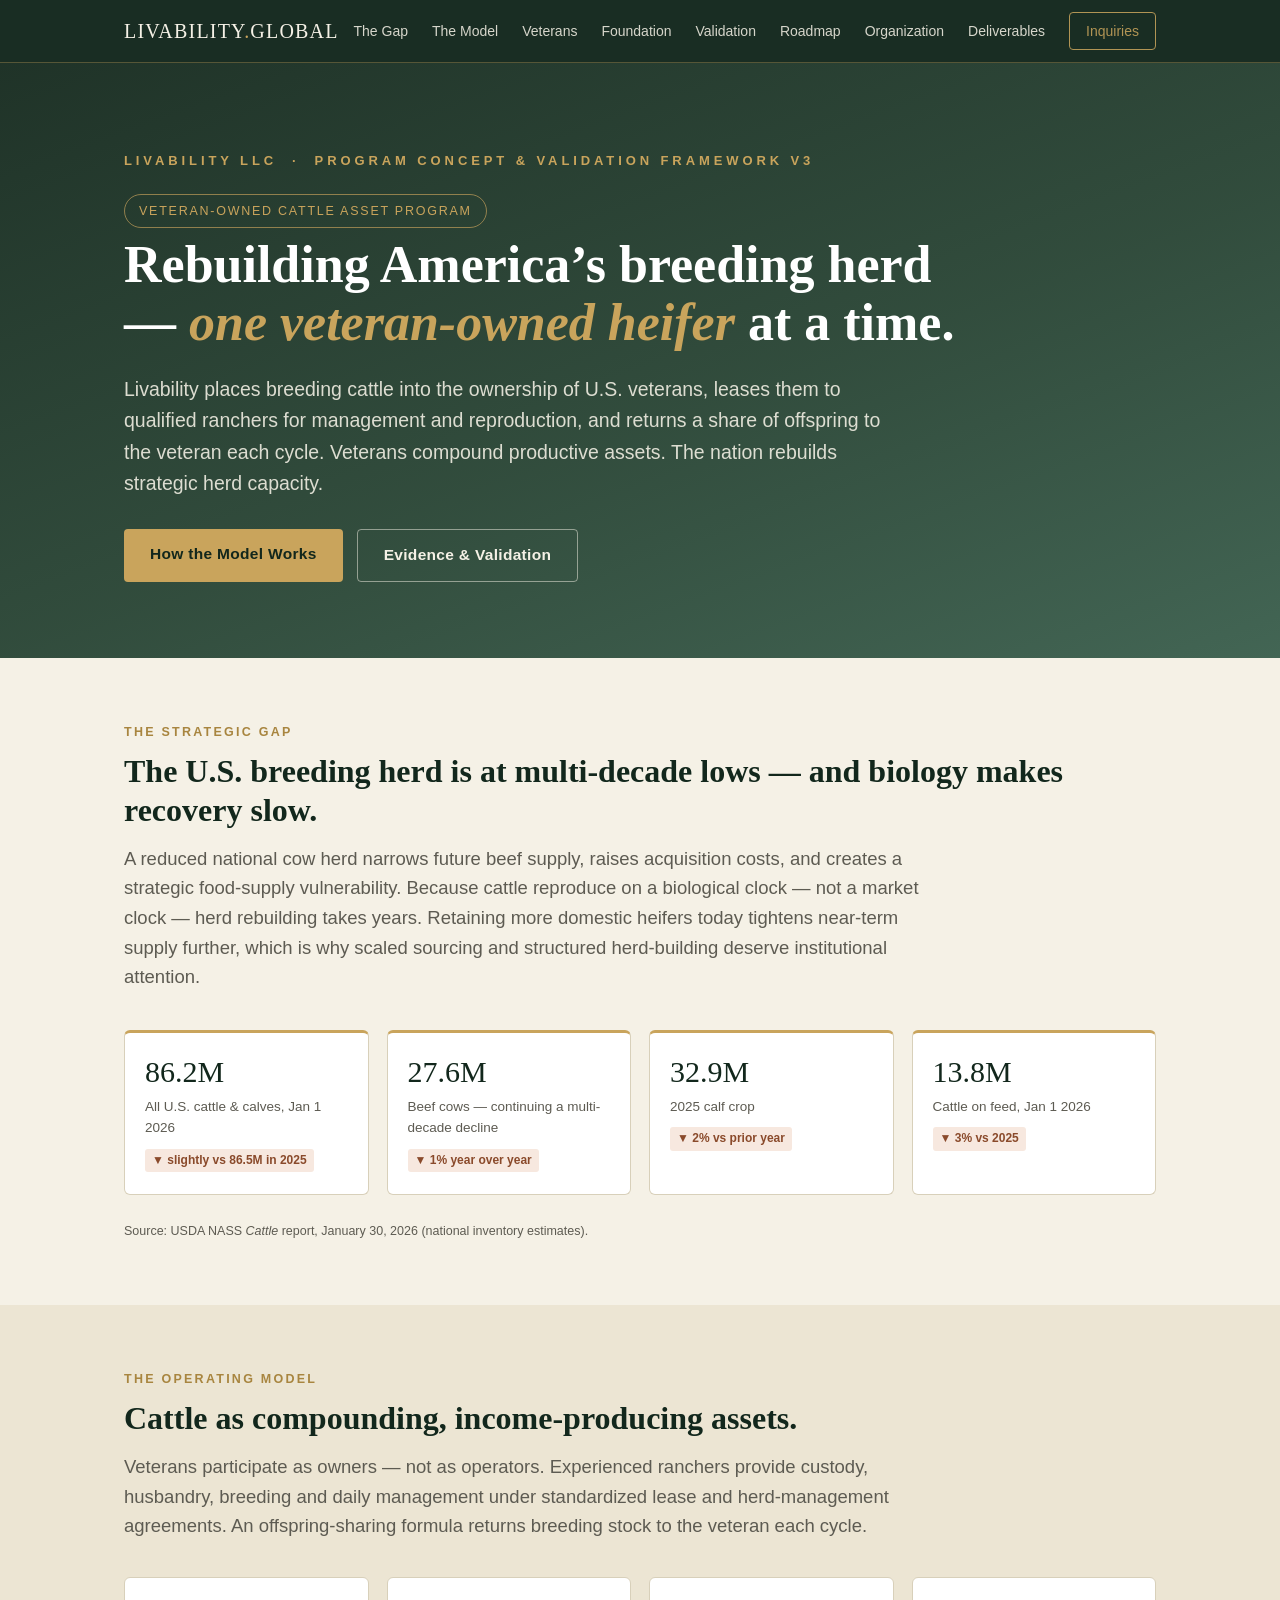
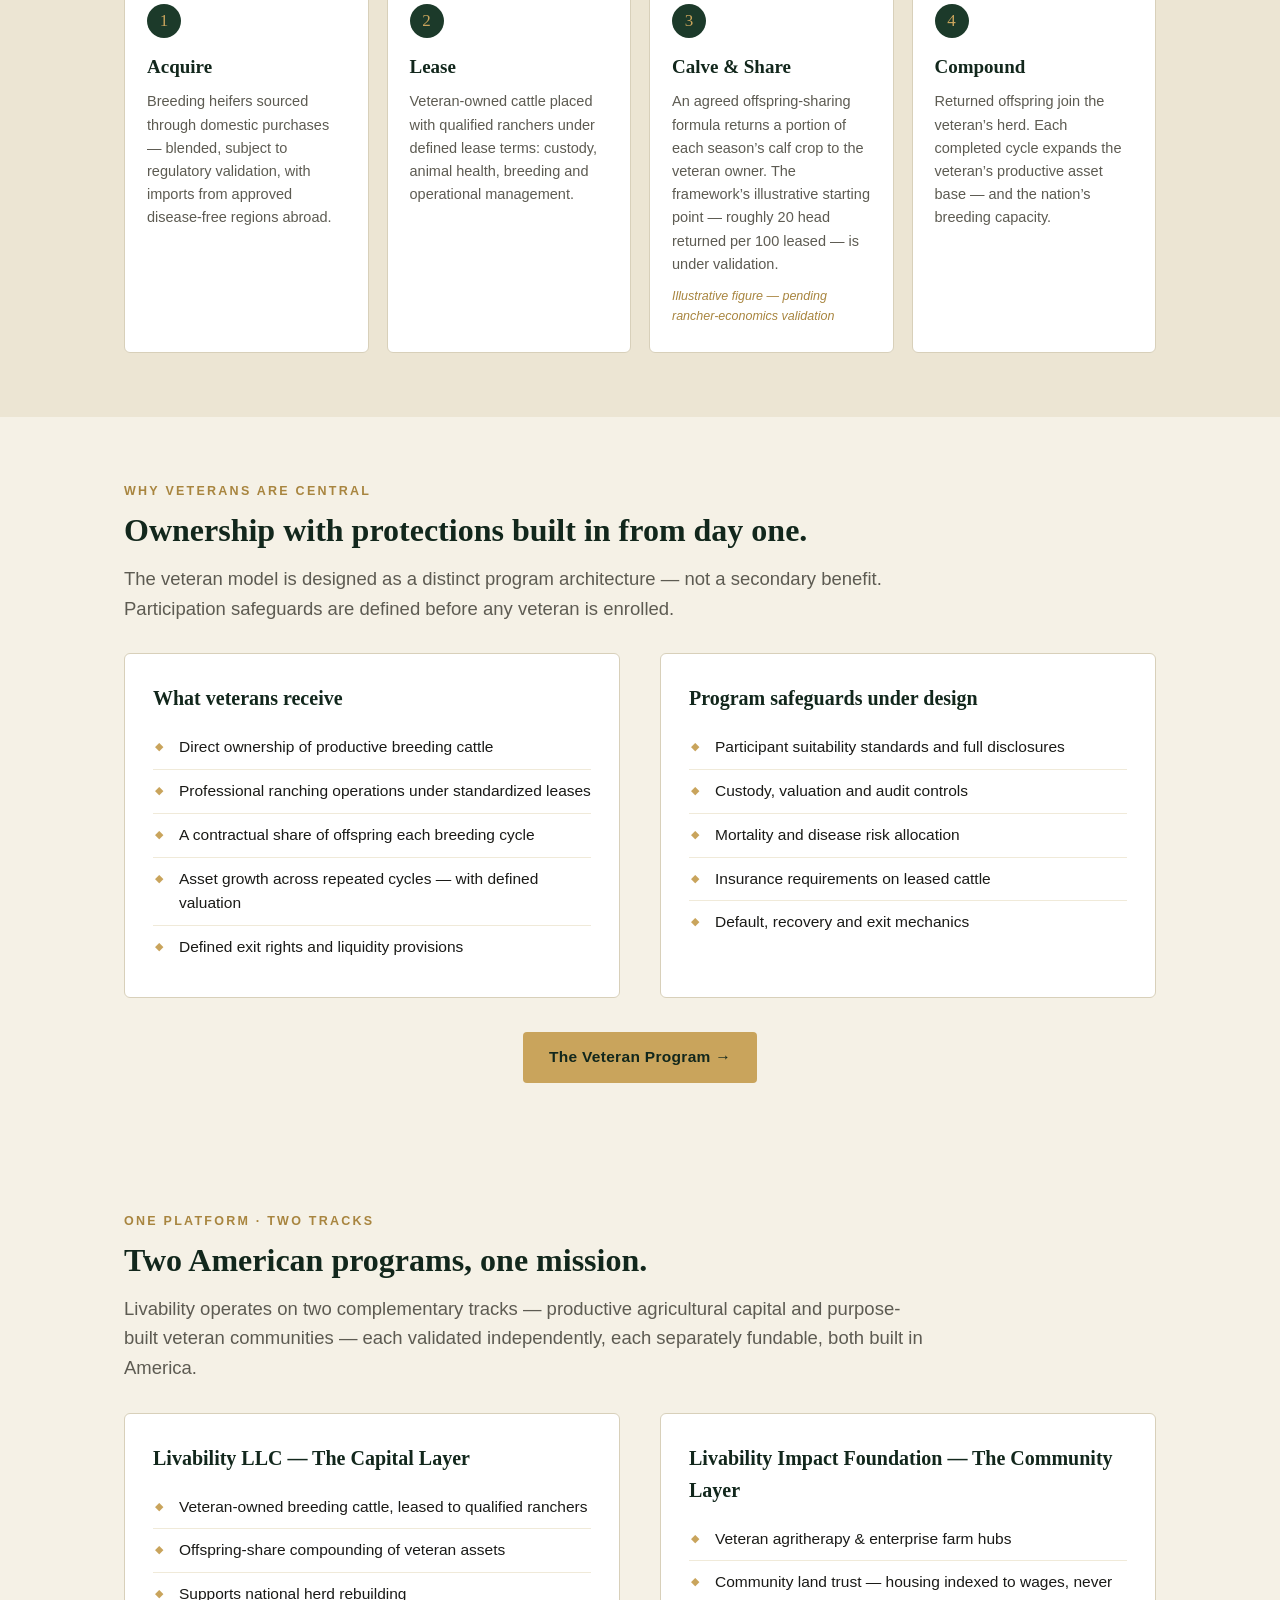
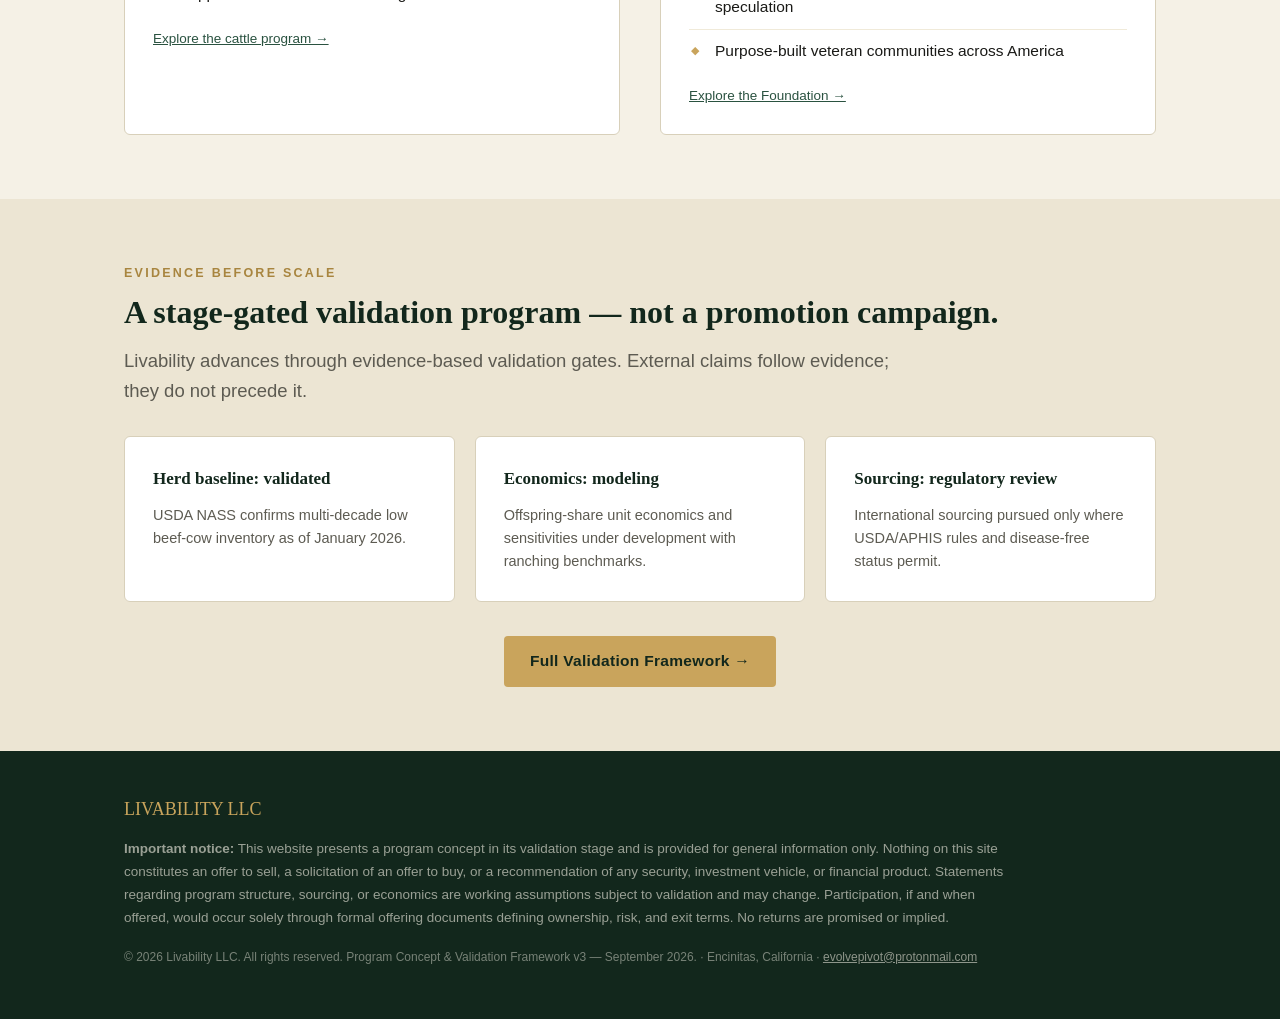
<file: index.html>
<!DOCTYPE html>
<html lang="en">
<head>
<meta charset="UTF-8">
<meta name="viewport" content="width=device-width, initial-scale=1.0">
<title>Livability LLC — Veteran-Owned Cattle Assets &amp; U.S. Herd Rebuilding</title>
<meta name="description" content="A capital-formation program placing breeding cattle into veteran ownership, leased to qualified ranchers, compounding the U.S. breeding herd. Program Concept &amp; Validation Framework v3.">
<meta property="og:title" content="Livability LLC — Veteran-Owned Cattle Assets &amp; U.S. Herd Rebuilding">
<meta property="og:description" content="A capital-formation program placing breeding cattle into veteran ownership, leased to qualified ranchers, compounding the U.S. breeding herd. Program Concept &amp; Validation Framework v3.">
<meta property="og:url" content="https://livability.global">
<link rel="icon" href="data:image/svg+xml,%3Csvg xmlns='http://www.w3.org/2000/svg' viewBox='0 0 64 64'%3E%3Crect width='64' height='64' rx='12' fill='%231c3a2a'/%3E%3Ctext x='32' y='44' font-family='Georgia,serif' font-size='36' fill='%23c9a45c' text-anchor='middle'%3EL%3C/text%3E%3C/svg%3E">
<link rel="stylesheet" href="assets/style.css">
</head>
<body>
<nav>
  <div class="wrap">
    <a class="brand" href="index.html">LIVABILITY<span>.</span>GLOBAL</a>
    <div class="links">
      <a href="the-gap.html" data-nav="gap">The Gap</a>
      <a href="model.html" data-nav="model">The Model</a>
      <a href="veterans.html" data-nav="vet">Veterans</a>
      <a href="foundation.html" data-nav="fnd">Foundation</a>
      <a href="validation.html" data-nav="val">Validation</a>
      <a href="roadmap.html" data-nav="road">Roadmap</a>
      <a href="organization.html" data-nav="org">Organization</a>
      <a href="deliverables.html" data-nav="del">Deliverables</a>
      <a href="contact.html" class="nav-cta">Inquiries</a>
    </div>
  </div>
</nav>

<header class="hero"><div class="wrap"><div class="llc">Livability LLC &nbsp;·&nbsp; Program Concept &amp; Validation Framework v3</div><span class="chip">Veteran-Owned Cattle Asset Program</span><h1>Rebuilding America’s breeding herd — <em>one veteran-owned heifer</em> at a time.</h1><p class="sub">Livability places breeding cattle into the ownership of U.S. veterans, leases them to qualified ranchers for management and reproduction, and returns a share of offspring to the veteran each cycle. Veterans compound productive assets. The nation rebuilds strategic herd capacity.</p><div class="hero-cta"><a class="btn btn-gold" href="model.html">How the Model Works</a><a class="btn btn-ghost" href="validation.html">Evidence &amp; Validation</a></div></div></header>

<section id="problem">
<div class="wrap">
<div class="kicker">The Strategic Gap</div>
<h2>The U.S. breeding herd is at multi-decade lows — and biology makes recovery slow.</h2>
<p class="lede">A reduced national cow herd narrows future beef supply, raises acquisition costs, and creates a strategic food-supply vulnerability. Because cattle reproduce on a biological clock — not a market clock — herd rebuilding takes years. Retaining more domestic heifers today tightens near-term supply further, which is why scaled sourcing and structured herd-building deserve institutional attention.</p>
<div class="stats">
<div class="stat"><div class="num">86.2M</div><div class="lbl">All U.S. cattle &amp; calves, Jan 1 2026</div><span class="delta">&#9660; slightly vs 86.5M in 2025</span></div>
<div class="stat"><div class="num">27.6M</div><div class="lbl">Beef cows — continuing a multi-decade decline</div><span class="delta">&#9660; 1% year over year</span></div>
<div class="stat"><div class="num">32.9M</div><div class="lbl">2025 calf crop</div><span class="delta">&#9660; 2% vs prior year</span></div>
<div class="stat"><div class="num">13.8M</div><div class="lbl">Cattle on feed, Jan 1 2026</div><span class="delta">&#9660; 3% vs 2025</span></div>
</div>
<p class="src">Source: USDA NASS <em>Cattle</em> report, January 30, 2026 (national inventory estimates).</p>
</div>
</section>

<section id="model" style="background:var(--cream-deep);">
<div class="wrap">
<div class="kicker">The Operating Model</div>
<h2>Cattle as compounding, income-producing assets.</h2>
<p class="lede">Veterans participate as owners — not as operators. Experienced ranchers provide custody, husbandry, breeding and daily management under standardized lease and herd-management agreements. An offspring-sharing formula returns breeding stock to the veteran each cycle.</p>
<div class="steps">
<div class="step"><div class="n">1</div><h3>Acquire</h3><p>Breeding heifers sourced through domestic purchases — blended, subject to regulatory validation, with imports from approved disease-free regions abroad.</p></div>
<div class="step"><div class="n">2</div><h3>Lease</h3><p>Veteran-owned cattle placed with qualified ranchers under defined lease terms: custody, animal health, breeding and operational management.</p></div>
<div class="step"><div class="n">3</div><h3>Calve &amp; Share</h3><p>An agreed offspring-sharing formula returns a portion of each season’s calf crop to the veteran owner. The framework’s illustrative starting point — roughly 20 head returned per 100 leased — is under validation.</p><div class="note">Illustrative figure — pending rancher-economics validation</div></div>
<div class="step"><div class="n">4</div><h3>Compound</h3><p>Returned offspring join the veteran’s herd. Each completed cycle expands the veteran’s productive asset base — and the nation’s breeding capacity.</p></div>
</div>
</div>
</section>

<section id="veterans">
<div class="wrap">
<div class="kicker">Why Veterans Are Central</div>
<h2>Ownership with protections built in from day one.</h2>
<p class="lede">The veteran model is designed as a distinct program architecture — not a secondary benefit. Participation safeguards are defined before any veteran is enrolled.</p>
<div class="cols">
<div class="panel"><h3>What veterans receive</h3><ul>
<li>Direct ownership of productive breeding cattle</li>
<li>Professional ranching operations under standardized leases</li>
<li>A contractual share of offspring each breeding cycle</li>
<li>Asset growth across repeated cycles — with defined valuation</li>
<li>Defined exit rights and liquidity provisions</li>
</ul></div>
<div class="panel"><h3>Program safeguards under design</h3><ul>
<li>Participant suitability standards and full disclosures</li>
<li>Custody, valuation and audit controls</li>
<li>Mortality and disease risk allocation</li>
<li>Insurance requirements on leased cattle</li>
<li>Default, recovery and exit mechanics</li>
</ul></div>
</div>
<div style="text-align:center; margin-top:34px;"><a class="btn btn-gold" href="veterans.html">The Veteran Program →</a></div>
</div>
</section>


<section id="platform">
<div class="wrap">
<div class="kicker">One Platform · Two Tracks</div>
<h2>Two American programs, one mission.</h2>
<p class="lede">Livability operates on two complementary tracks — productive agricultural capital and purpose-built veteran communities — each validated independently, each separately fundable, both built in America.</p>
<div class="cols">
<div class="panel"><h3>Livability LLC — The Capital Layer</h3><ul>
<li>Veteran-owned breeding cattle, leased to qualified ranchers</li>
<li>Offspring-share compounding of veteran assets</li>
<li>Supports national herd rebuilding</li>
</ul><p style="font-size:13.5px; color:var(--muted); margin-top:12px;"><a href="model.html">Explore the cattle program →</a></p></div>
<div class="panel"><h3>Livability Impact Foundation — The Community Layer</h3><ul>
<li>Veteran agritherapy &amp; enterprise farm hubs</li>
<li>Community land trust — housing indexed to wages, never speculation</li>
<li>Purpose-built veteran communities across America</li>
</ul><p style="font-size:13.5px; color:var(--muted); margin-top:12px;"><a href="foundation.html">Explore the Foundation →</a></p></div>
</div>
</div>
</section>

<section id="validation" style="background:var(--cream-deep);">
<div class="wrap">
<div class="kicker">Evidence Before Scale</div>
<h2>A stage-gated validation program — not a promotion campaign.</h2>
<p class="lede">Livability advances through evidence-based validation gates. External claims follow evidence; they do not precede it.</p>
<div class="cols3">
<div class="panel"><h3 style="font-size:17px;">Herd baseline: validated</h3><p style="font-size:14.5px; color:var(--muted);">USDA NASS confirms multi-decade low beef-cow inventory as of January 2026.</p></div>
<div class="panel"><h3 style="font-size:17px;">Economics: modeling</h3><p style="font-size:14.5px; color:var(--muted);">Offspring-share unit economics and sensitivities under development with ranching benchmarks.</p></div>
<div class="panel"><h3 style="font-size:17px;">Sourcing: regulatory review</h3><p style="font-size:14.5px; color:var(--muted);">International sourcing pursued only where USDA/APHIS rules and disease-free status permit.</p></div>
</div>
<div style="text-align:center; margin-top:34px;"><a class="btn btn-gold" href="validation.html">Full Validation Framework →</a></div>
</div>
</section>

<footer>
  <div class="wrap">
    <div class="brandline">LIVABILITY LLC</div>
    <p class="disc"><strong>Important notice:</strong> This website presents a program concept in its validation stage and is provided for general information only. Nothing on this site constitutes an offer to sell, a solicitation of an offer to buy, or a recommendation of any security, investment vehicle, or financial product. Statements regarding program structure, sourcing, or economics are working assumptions subject to validation and may change. Participation, if and when offered, would occur solely through formal offering documents defining ownership, risk, and exit terms. No returns are promised or implied.</p>
    <p class="legal">© 2026 Livability LLC. All rights reserved. Program Concept &amp; Validation Framework v3 — September 2026. · Encinitas, California · <a style="color:rgba(245,241,230,.55)" href="mailto:evolvepivot@protonmail.com">evolvepivot@protonmail.com</a></p>
  </div>
</footer>
</body>
</html>
</file>
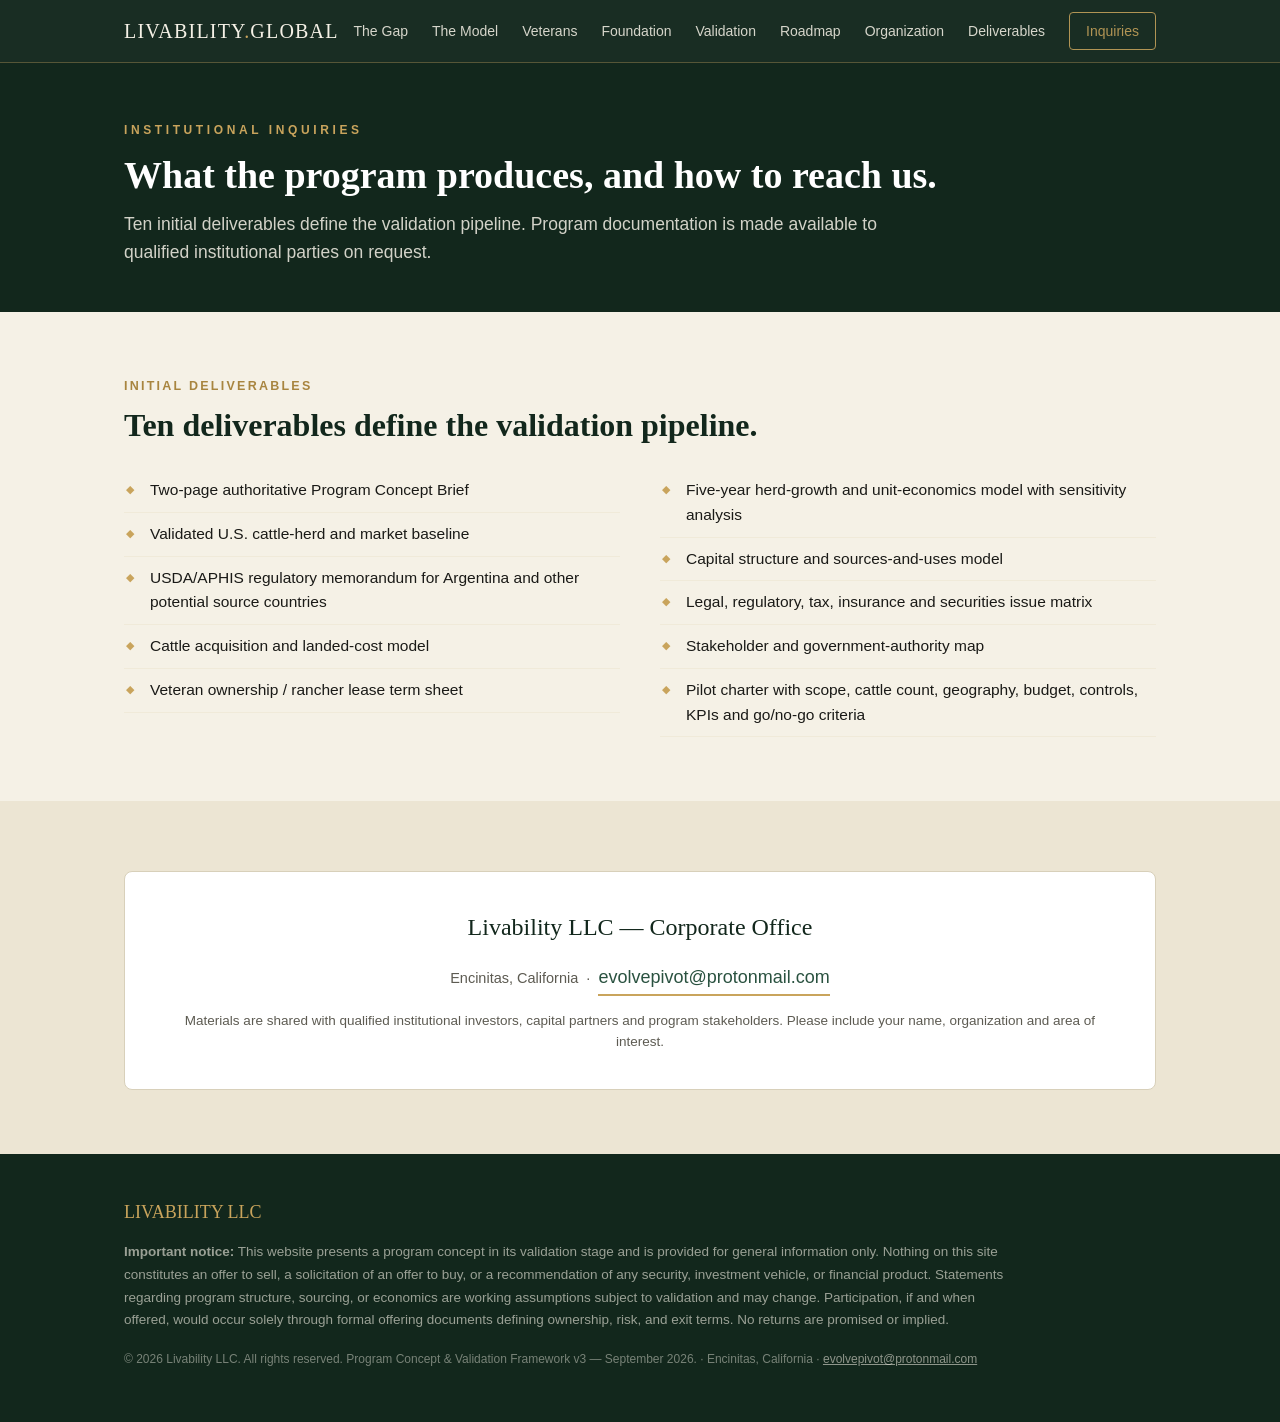
<file: contact.html>
<!DOCTYPE html>
<html lang="en">
<head>
<meta charset="UTF-8">
<meta name="viewport" content="width=device-width, initial-scale=1.0">
<title>Institutional Inquiries | Livability LLC</title>
<meta name="description" content="Institutional investor inquiry contact for Livability LLC’s veteran cattle-asset program.">
<meta property="og:title" content="Institutional Inquiries | Livability LLC">
<meta property="og:description" content="Institutional investor inquiry contact for Livability LLC’s veteran cattle-asset program.">
<meta property="og:url" content="https://livability.global">
<link rel="icon" href="data:image/svg+xml,%3Csvg xmlns='http://www.w3.org/2000/svg' viewBox='0 0 64 64'%3E%3Crect width='64' height='64' rx='12' fill='%231c3a2a'/%3E%3Ctext x='32' y='44' font-family='Georgia,serif' font-size='36' fill='%23c9a45c' text-anchor='middle'%3EL%3C/text%3E%3C/svg%3E">
<link rel="stylesheet" href="assets/style.css">
</head>
<body>
<nav>
  <div class="wrap">
    <a class="brand" href="index.html">LIVABILITY<span>.</span>GLOBAL</a>
    <div class="links">
      <a href="the-gap.html" data-nav="gap">The Gap</a>
      <a href="model.html" data-nav="model">The Model</a>
      <a href="veterans.html" data-nav="vet">Veterans</a>
      <a href="foundation.html" data-nav="fnd">Foundation</a>
      <a href="validation.html" data-nav="val">Validation</a>
      <a href="roadmap.html" data-nav="road">Roadmap</a>
      <a href="organization.html" data-nav="org">Organization</a>
      <a href="deliverables.html" data-nav="del">Deliverables</a>
      <a href="contact.html" class="nav-cta">Inquiries</a>
    </div>
  </div>
</nav>

<header class="sub-hero"><div class="wrap"><div class="llc">Institutional Inquiries</div><h1>What the program produces, and how to reach us.</h1><p>Ten initial deliverables define the validation pipeline. Program documentation is made available to qualified institutional parties on request.</p></div></header>
<section><div class="wrap">
<div class="kicker">Initial Deliverables</div>
<h2>Ten deliverables define the validation pipeline.</h2>
<ul class="doc-list">
<li>Two-page authoritative Program Concept Brief</li>
<li>Validated U.S. cattle-herd and market baseline</li>
<li>USDA/APHIS regulatory memorandum for Argentina and other potential source countries</li>
<li>Cattle acquisition and landed-cost model</li>
<li>Veteran ownership / rancher lease term sheet</li>
<li>Five-year herd-growth and unit-economics model with sensitivity analysis</li>
<li>Capital structure and sources-and-uses model</li>
<li>Legal, regulatory, tax, insurance and securities issue matrix</li>
<li>Stakeholder and government-authority map</li>
<li>Pilot charter with scope, cattle count, geography, budget, controls, KPIs and go/no-go criteria</li>
</ul>
</div></section>

<section style="background:var(--cream-deep); padding-top:40px;">
<div class="wrap">
<div class="contact-box">
<div class="big">Livability LLC — Corporate Office</div>
<p style="color:var(--muted); font-size:14.5px;">Encinitas, California &nbsp;·&nbsp; <a class="contact-mail" href="mailto:evolvepivot@protonmail.com">evolvepivot@protonmail.com</a></p>
<p style="color:var(--muted); font-size:13.5px; margin-top:14px;">Materials are shared with qualified institutional investors, capital partners and program stakeholders. Please include your name, organization and area of interest.</p>
</div>
</div></section>

<footer>
  <div class="wrap">
    <div class="brandline">LIVABILITY LLC</div>
    <p class="disc"><strong>Important notice:</strong> This website presents a program concept in its validation stage and is provided for general information only. Nothing on this site constitutes an offer to sell, a solicitation of an offer to buy, or a recommendation of any security, investment vehicle, or financial product. Statements regarding program structure, sourcing, or economics are working assumptions subject to validation and may change. Participation, if and when offered, would occur solely through formal offering documents defining ownership, risk, and exit terms. No returns are promised or implied.</p>
    <p class="legal">© 2026 Livability LLC. All rights reserved. Program Concept &amp; Validation Framework v3 — September 2026. · Encinitas, California · <a style="color:rgba(245,241,230,.55)" href="mailto:evolvepivot@protonmail.com">evolvepivot@protonmail.com</a></p>
  </div>
</footer>
</body>
</html>
</file>
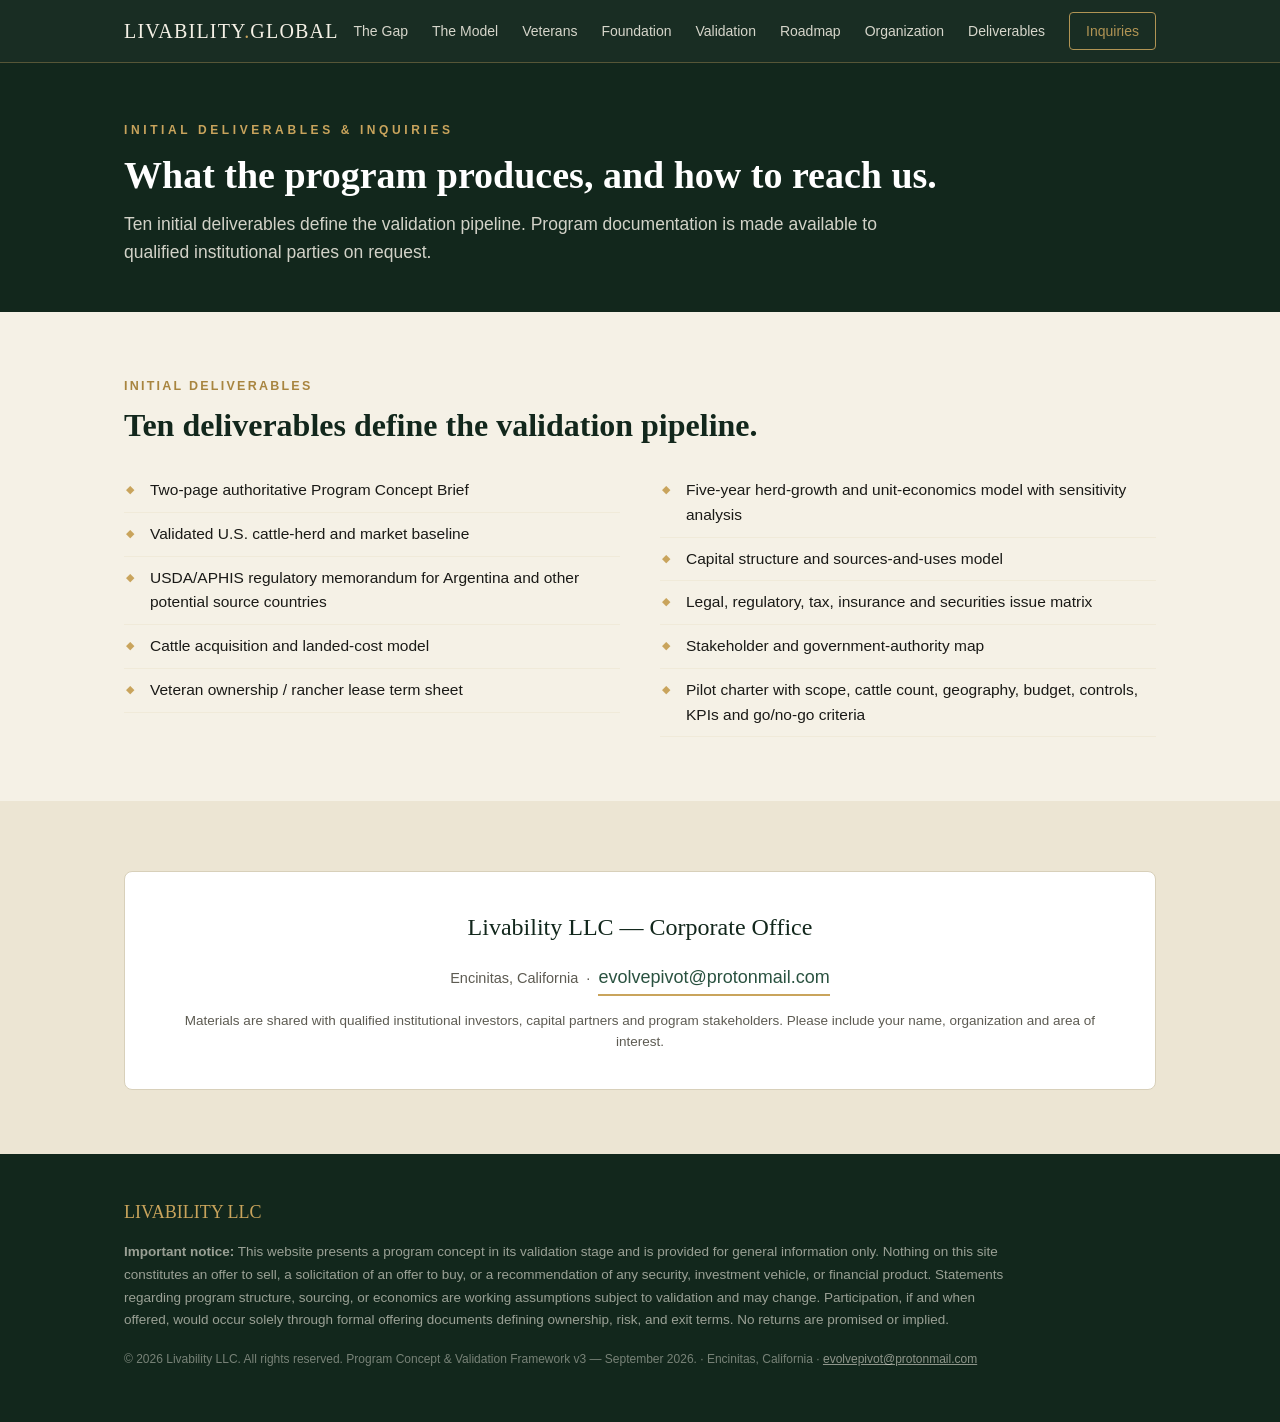
<file: deliverables.html>
<!DOCTYPE html>
<html lang="en">
<head>
<meta charset="UTF-8">
<meta name="viewport" content="width=device-width, initial-scale=1.0">
<title>Deliverables &amp; Inquiries | Livability LLC</title>
<meta name="description" content="The ten initial deliverables and investor inquiry contact for Livability LLC’s veteran cattle-asset program.">
<meta property="og:title" content="Deliverables &amp; Inquiries | Livability LLC">
<meta property="og:description" content="The ten initial deliverables and investor inquiry contact for Livability LLC’s veteran cattle-asset program.">
<meta property="og:url" content="https://livability.global">
<link rel="icon" href="data:image/svg+xml,%3Csvg xmlns='http://www.w3.org/2000/svg' viewBox='0 0 64 64'%3E%3Crect width='64' height='64' rx='12' fill='%231c3a2a'/%3E%3Ctext x='32' y='44' font-family='Georgia,serif' font-size='36' fill='%23c9a45c' text-anchor='middle'%3EL%3C/text%3E%3C/svg%3E">
<link rel="stylesheet" href="assets/style.css">
</head>
<body>
<nav>
  <div class="wrap">
    <a class="brand" href="index.html">LIVABILITY<span>.</span>GLOBAL</a>
    <div class="links">
      <a href="the-gap.html" data-nav="gap">The Gap</a>
      <a href="model.html" data-nav="model">The Model</a>
      <a href="veterans.html" data-nav="vet">Veterans</a>
      <a href="foundation.html" data-nav="fnd">Foundation</a>
      <a href="validation.html" data-nav="val">Validation</a>
      <a href="roadmap.html" data-nav="road">Roadmap</a>
      <a href="organization.html" data-nav="org">Organization</a>
      <a href="deliverables.html" data-nav="del">Deliverables</a>
      <a href="contact.html" class="nav-cta">Inquiries</a>
    </div>
  </div>
</nav>

<header class="sub-hero"><div class="wrap"><div class="llc">Initial Deliverables &amp; Inquiries</div><h1>What the program produces, and how to reach us.</h1><p>Ten initial deliverables define the validation pipeline. Program documentation is made available to qualified institutional parties on request.</p></div></header>
<section><div class="wrap">
<div class="kicker">Initial Deliverables</div>
<h2>Ten deliverables define the validation pipeline.</h2>
<ul class="doc-list">
<li>Two-page authoritative Program Concept Brief</li>
<li>Validated U.S. cattle-herd and market baseline</li>
<li>USDA/APHIS regulatory memorandum for Argentina and other potential source countries</li>
<li>Cattle acquisition and landed-cost model</li>
<li>Veteran ownership / rancher lease term sheet</li>
<li>Five-year herd-growth and unit-economics model with sensitivity analysis</li>
<li>Capital structure and sources-and-uses model</li>
<li>Legal, regulatory, tax, insurance and securities issue matrix</li>
<li>Stakeholder and government-authority map</li>
<li>Pilot charter with scope, cattle count, geography, budget, controls, KPIs and go/no-go criteria</li>
</ul>
</div></section>

<section style="background:var(--cream-deep); padding-top:40px;">
<div class="wrap">
<div class="contact-box">
<div class="big">Livability LLC — Corporate Office</div>
<p style="color:var(--muted); font-size:14.5px;">Encinitas, California &nbsp;·&nbsp; <a class="contact-mail" href="mailto:evolvepivot@protonmail.com">evolvepivot@protonmail.com</a></p>
<p style="color:var(--muted); font-size:13.5px; margin-top:14px;">Materials are shared with qualified institutional investors, capital partners and program stakeholders. Please include your name, organization and area of interest.</p>
</div>
</div></section>

<footer>
  <div class="wrap">
    <div class="brandline">LIVABILITY LLC</div>
    <p class="disc"><strong>Important notice:</strong> This website presents a program concept in its validation stage and is provided for general information only. Nothing on this site constitutes an offer to sell, a solicitation of an offer to buy, or a recommendation of any security, investment vehicle, or financial product. Statements regarding program structure, sourcing, or economics are working assumptions subject to validation and may change. Participation, if and when offered, would occur solely through formal offering documents defining ownership, risk, and exit terms. No returns are promised or implied.</p>
    <p class="legal">© 2026 Livability LLC. All rights reserved. Program Concept &amp; Validation Framework v3 — September 2026. · Encinitas, California · <a style="color:rgba(245,241,230,.55)" href="mailto:evolvepivot@protonmail.com">evolvepivot@protonmail.com</a></p>
  </div>
</footer>
</body>
</html>
</file>
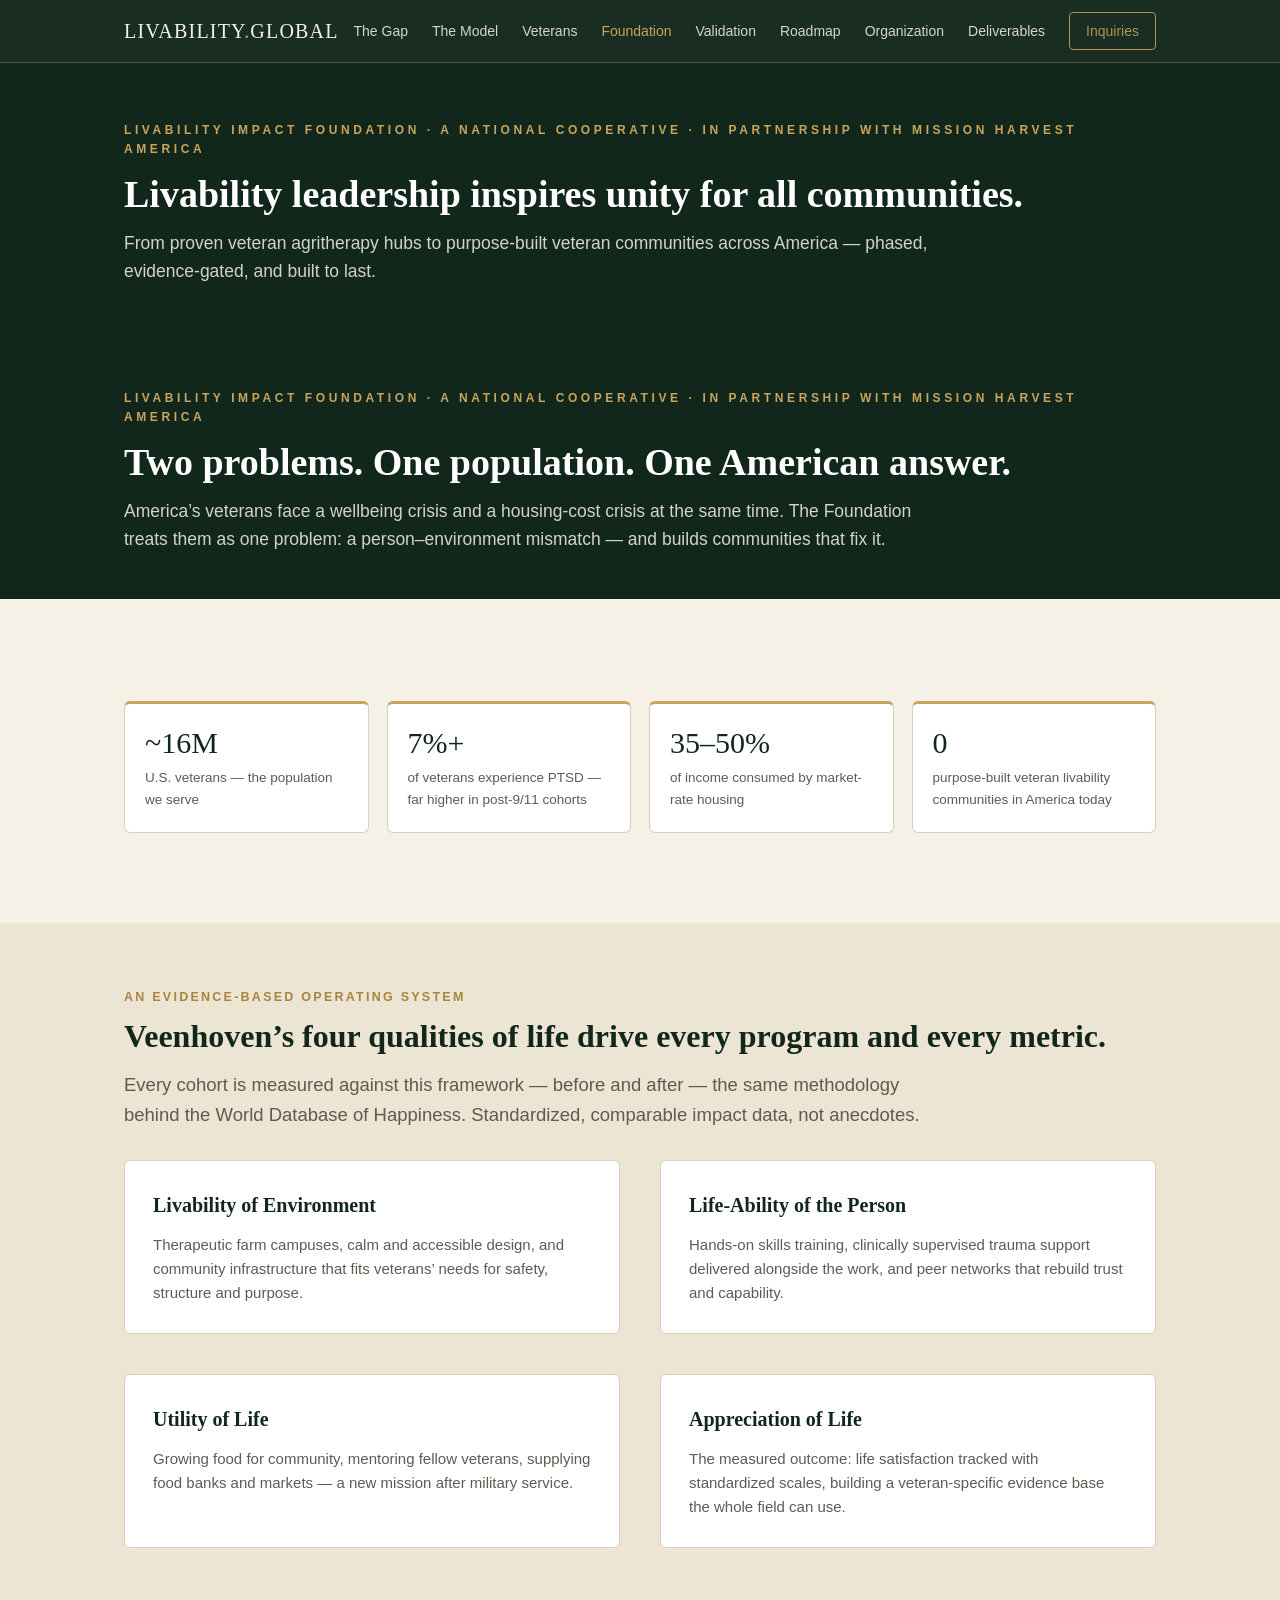
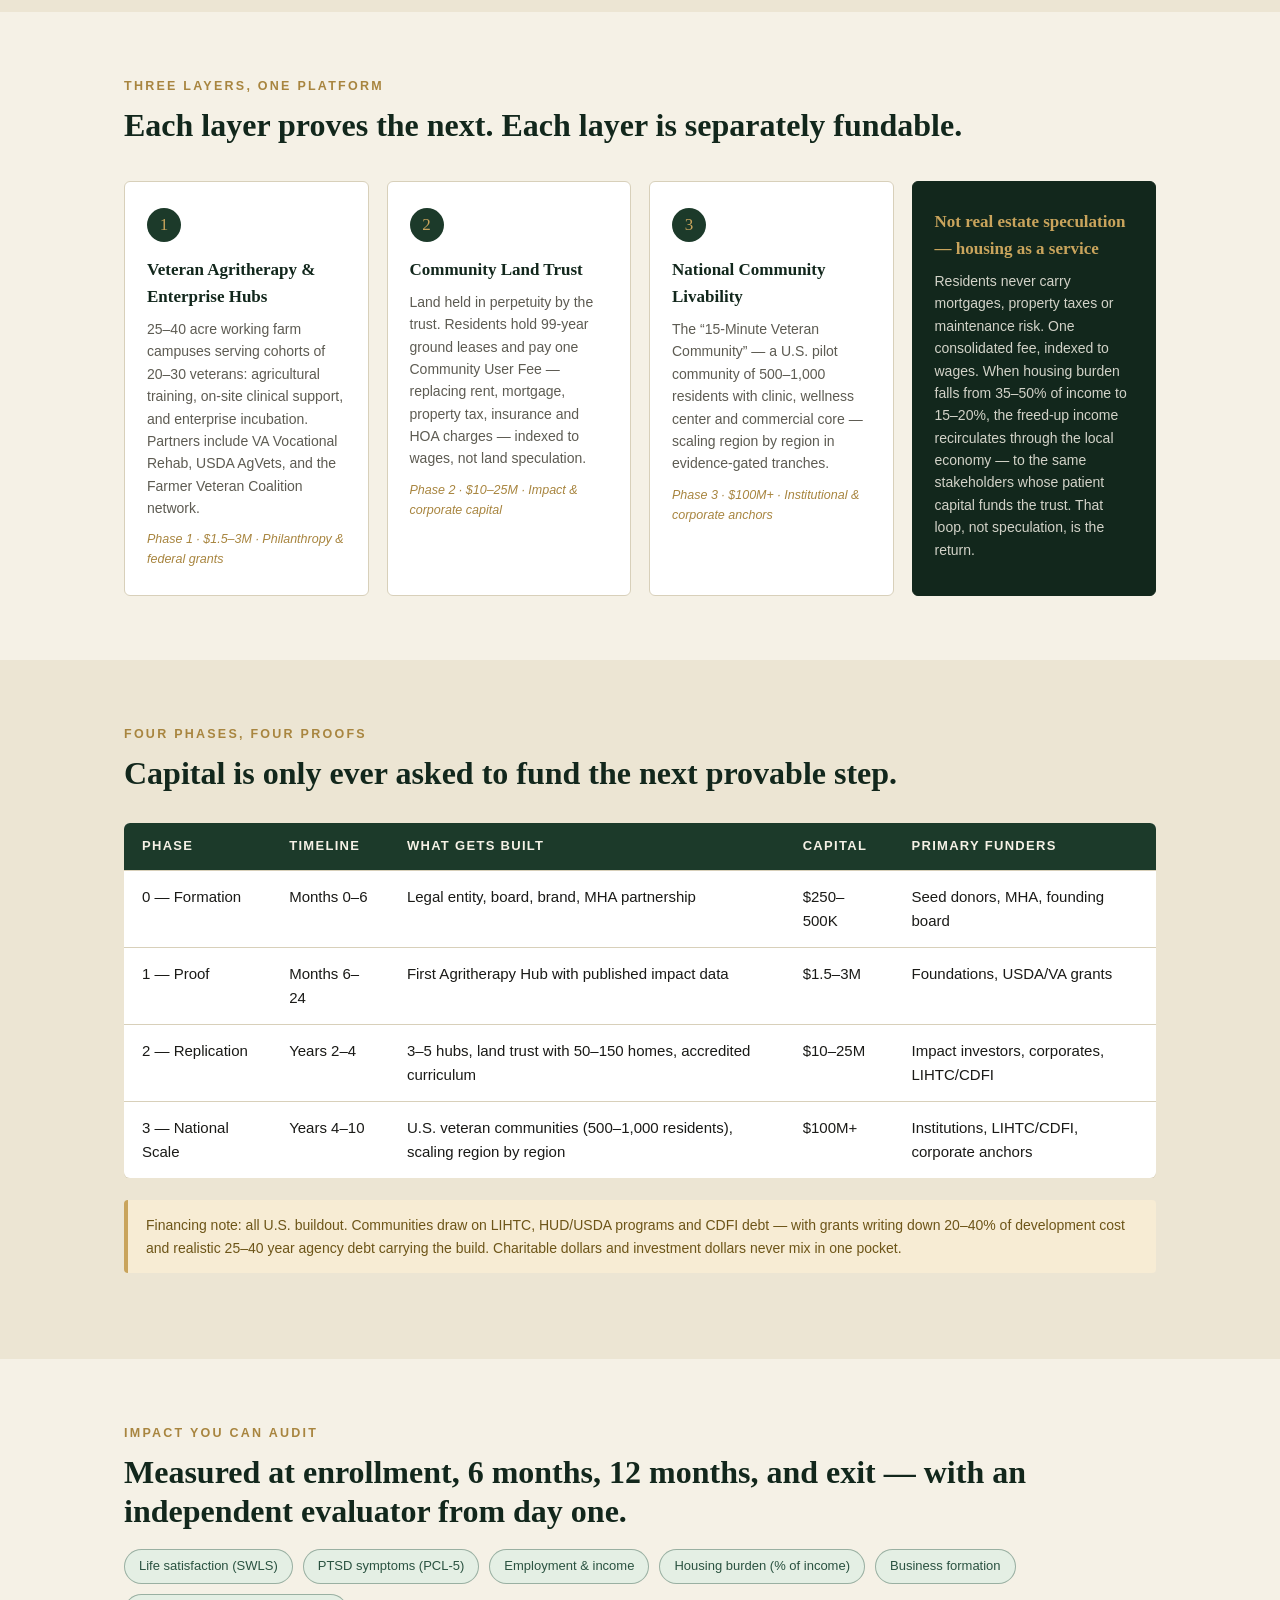
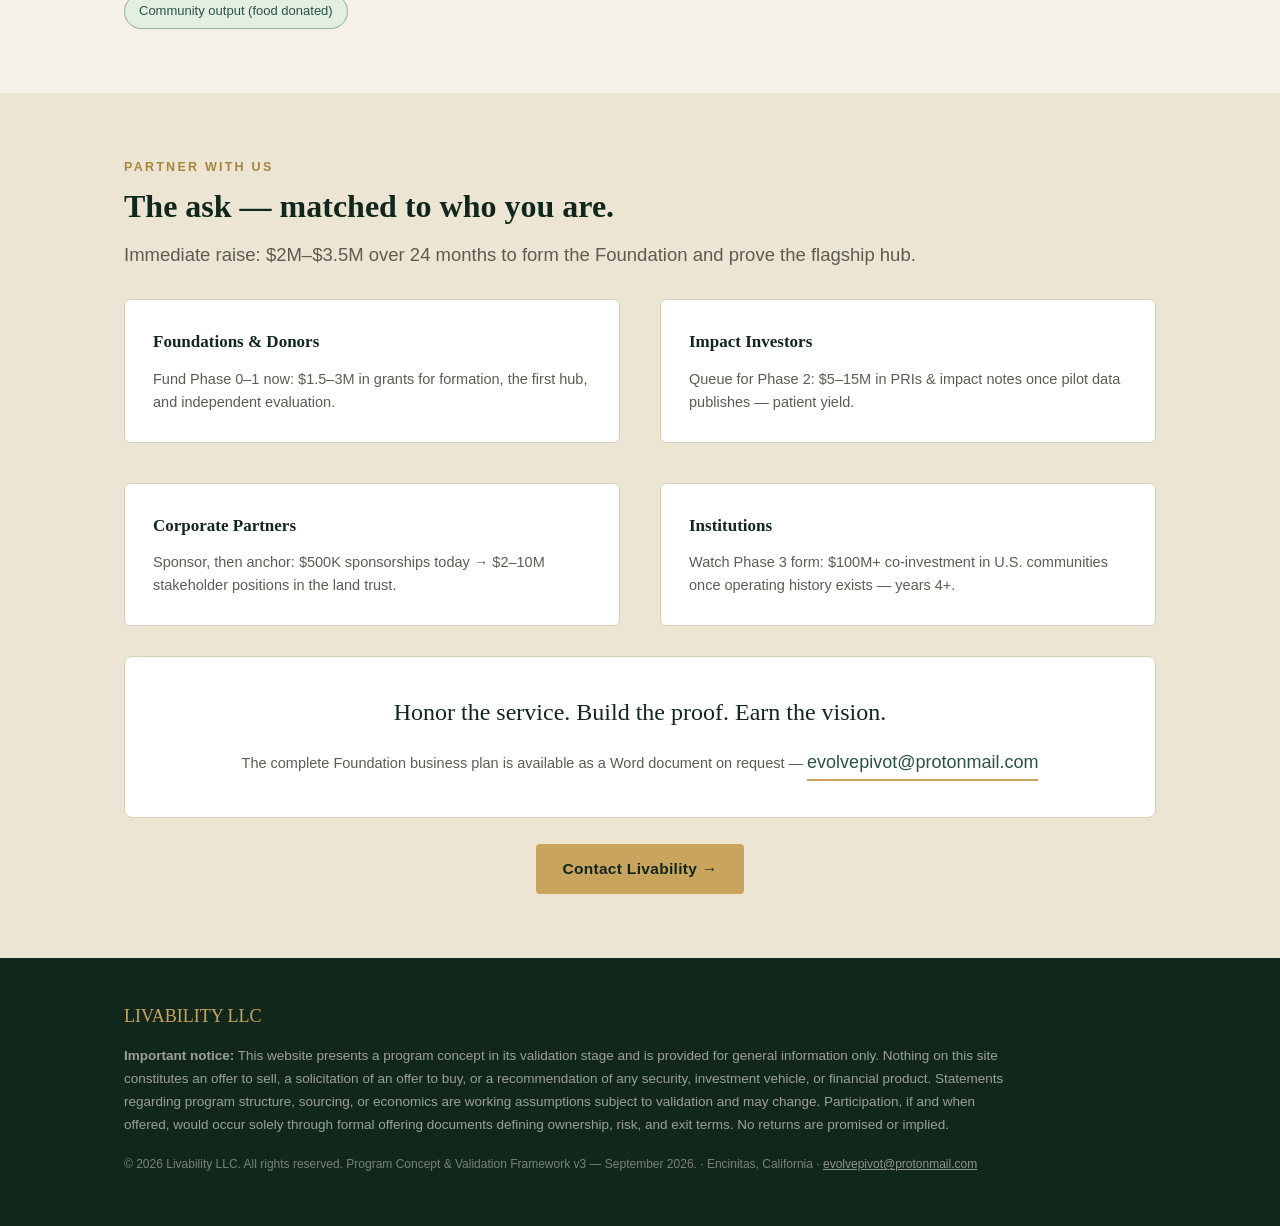
<file: foundation.html>
<!DOCTYPE html>
<html lang="en">
<head>
<meta charset="UTF-8">
<meta name="viewport" content="width=device-width, initial-scale=1.0">
<title>Livability Impact Foundation — Agritherapy Hubs, Land Trust &amp; Veteran Communities | Livability LLC</title>
<meta name="description" content="The Livability Impact Foundation, in partnership with Mission Harvest America: veteran agritherapy hubs, a community land trust, and purpose-built U.S. veteran communities — evidence-based, phased, and separately fundable.">
<meta property="og:title" content="Livability Impact Foundation — Agritherapy Hubs, Land Trust &amp; Veteran Communities | Livability LLC">
<meta property="og:description" content="The Livability Impact Foundation, in partnership with Mission Harvest America: veteran agritherapy hubs, a community land trust, and purpose-built U.S. veteran communities — evidence-based, phased, and separately fundable.">
<meta property="og:url" content="https://livability.global">
<link rel="icon" href="data:image/svg+xml,%3Csvg xmlns='http://www.w3.org/2000/svg' viewBox='0 0 64 64'%3E%3Crect width='64' height='64' rx='12' fill='%231c3a2a'/%3E%3Ctext x='32' y='44' font-family='Georgia,serif' font-size='36' fill='%23c9a45c' text-anchor='middle'%3EL%3C/text%3E%3C/svg%3E">
<link rel="stylesheet" href="assets/style.css">
</head>
<body>
<nav>
  <div class="wrap">
    <a class="brand" href="index.html">LIVABILITY<span>.</span>GLOBAL</a>
    <div class="links">
      <a href="the-gap.html" data-nav="gap">The Gap</a>
      <a href="model.html" data-nav="model">The Model</a>
      <a href="veterans.html" data-nav="vet">Veterans</a>
      <a href="foundation.html" data-nav="fnd" class="active">Foundation</a>
      <a href="validation.html" data-nav="val">Validation</a>
      <a href="roadmap.html" data-nav="road">Roadmap</a>
      <a href="organization.html" data-nav="org">Organization</a>
      <a href="deliverables.html" data-nav="del">Deliverables</a>
      <a href="contact.html" class="nav-cta">Inquiries</a>
    </div>
  </div>
</nav>
<header class="sub-hero"><div class="wrap"><div class="llc">Livability Impact Foundation · A National Cooperative · In Partnership With Mission Harvest America</div><h1>Livability leadership inspires unity for all communities.</h1><p>From proven veteran agritherapy hubs to purpose-built veteran communities across America — phased, evidence-gated, and built to last.</p></div></header>
<header class="sub-hero"><div class="wrap"><div class="llc">Livability Impact Foundation · A National Cooperative · In Partnership With Mission Harvest America</div><h1>Two problems. One population. One American answer.</h1><p>America’s veterans face a wellbeing crisis and a housing-cost crisis at the same time. The Foundation treats them as one problem: a person–environment mismatch — and builds communities that fix it.</p></div></header>
<section><div class="wrap">
<div class="stats">
<div class="stat"><div class="num">~16M</div><div class="lbl">U.S. veterans — the population we serve</div></div>
<div class="stat"><div class="num">7%+</div><div class="lbl">of veterans experience PTSD — far higher in post-9/11 cohorts</div></div>
<div class="stat"><div class="num">35&ndash;50%</div><div class="lbl">of income consumed by market-rate housing</div></div>
<div class="stat"><div class="num">0</div><div class="lbl">purpose-built veteran livability communities in America today</div></div>
</div>
</div></section>

<section style="background:var(--cream-deep);"><div class="wrap">
<div class="kicker">An Evidence-Based Operating System</div>
<h2>Veenhoven’s four qualities of life drive every program and every metric.</h2>
<p class="lede">Every cohort is measured against this framework — before and after — the same methodology behind the World Database of Happiness. Standardized, comparable impact data, not anecdotes.</p>
<div class="cols">
<div class="panel"><h3>Livability of Environment</h3><p style="font-size:15px; color:var(--muted);">Therapeutic farm campuses, calm and accessible design, and community infrastructure that fits veterans’ needs for safety, structure and purpose.</p></div>
<div class="panel"><h3>Life-Ability of the Person</h3><p style="font-size:15px; color:var(--muted);">Hands-on skills training, clinically supervised trauma support delivered alongside the work, and peer networks that rebuild trust and capability.</p></div>
<div class="panel"><h3>Utility of Life</h3><p style="font-size:15px; color:var(--muted);">Growing food for community, mentoring fellow veterans, supplying food banks and markets — a new mission after military service.</p></div>
<div class="panel"><h3>Appreciation of Life</h3><p style="font-size:15px; color:var(--muted);">The measured outcome: life satisfaction tracked with standardized scales, building a veteran-specific evidence base the whole field can use.</p></div>
</div>
</div></section>

<section><div class="wrap">
<div class="kicker">Three Layers, One Platform</div>
<h2>Each layer proves the next. Each layer is separately fundable.</h2>
<div class="steps">
<div class="step"><div class="n">1</div><h3 style="font-size:17px;">Veteran Agritherapy &amp; Enterprise Hubs</h3><p style="font-size:14px;">25–40 acre working farm campuses serving cohorts of 20–30 veterans: agricultural training, on-site clinical support, and enterprise incubation. Partners include VA Vocational Rehab, USDA AgVets, and the Farmer Veteran Coalition network.</p><div class="note">Phase 1 · $1.5&ndash;3M · Philanthropy &amp; federal grants</div></div>
<div class="step"><div class="n">2</div><h3 style="font-size:17px;">Community Land Trust</h3><p style="font-size:14px;">Land held in perpetuity by the trust. Residents hold 99-year ground leases and pay one Community User Fee — replacing rent, mortgage, property tax, insurance and HOA charges — indexed to wages, not land speculation.</p><div class="note">Phase 2 · $10&ndash;25M · Impact &amp; corporate capital</div></div>
<div class="step"><div class="n">3</div><h3 style="font-size:17px;">National Community Livability</h3><p style="font-size:14px;">The “15-Minute Veteran Community” — a U.S. pilot community of 500–1,000 residents with clinic, wellness center and commercial core — scaling region by region in evidence-gated tranches.</p><div class="note">Phase 3 · $100M+ · Institutional &amp; corporate anchors</div></div>
<div class="step" style="background:var(--forest-deep); color:var(--cream); border-color:var(--forest-deep);"><h3 style="font-size:17px; color:var(--gold);">Not real estate speculation — housing as a service</h3><p style="font-size:14px; color:rgba(245,241,230,.85);">Residents never carry mortgages, property taxes or maintenance risk. One consolidated fee, indexed to wages. When housing burden falls from 35–50% of income to 15–20%, the freed-up income recirculates through the local economy — to the same stakeholders whose patient capital funds the trust. That loop, not speculation, is the return.</p></div>
</div>
</div></section>

<section style="background:var(--cream-deep);"><div class="wrap">
<div class="kicker">Four Phases, Four Proofs</div>
<h2>Capital is only ever asked to fund the next provable step.</h2>
<div class="table-scroll">
<table class="gate-table">
<tr><th>Phase</th><th>Timeline</th><th>What Gets Built</th><th>Capital</th><th>Primary Funders</th></tr>
<tr><td class="long">0 — Formation</td><td>Months 0–6</td><td class="long">Legal entity, board, brand, MHA partnership</td><td class="long">$250–500K</td><td class="long">Seed donors, MHA, founding board</td></tr>
<tr><td class="long">1 — Proof</td><td>Months 6–24</td><td class="long">First Agritherapy Hub with published impact data</td><td class="long">$1.5–3M</td><td class="long">Foundations, USDA/VA grants</td></tr>
<tr><td class="long">2 — Replication</td><td>Years 2–4</td><td class="long">3–5 hubs, land trust with 50–150 homes, accredited curriculum</td><td class="long">$10–25M</td><td class="long">Impact investors, corporates, LIHTC/CDFI</td></tr>
<tr><td class="long">3 — National Scale</td><td>Years 4–10</td><td class="long">U.S. veteran communities (500–1,000 residents), scaling region by region</td><td class="long">$100M+</td><td class="long">Institutions, LIHTC/CDFI, corporate anchors</td></tr>
</table>
</div>
<div class="note-flag">Financing note: all U.S. buildout. Communities draw on LIHTC, HUD/USDA programs and CDFI debt — with grants writing down 20–40% of development cost and realistic 25–40 year agency debt carrying the build. Charitable dollars and investment dollars never mix in one pocket.</div>
</div></section>

<section><div class="wrap">
<div class="kicker">Impact You Can Audit</div>
<h2>Measured at enrollment, 6 months, 12 months, and exit — with an independent evaluator from day one.</h2>
<div class="chips" style="margin-top:18px;">
<span class="wchip" style="border-color:rgba(42,82,64,.4); color:var(--forest-mid); background:#e4efe4;">Life satisfaction (SWLS)</span>
<span class="wchip" style="border-color:rgba(42,82,64,.4); color:var(--forest-mid); background:#e4efe4;">PTSD symptoms (PCL-5)</span>
<span class="wchip" style="border-color:rgba(42,82,64,.4); color:var(--forest-mid); background:#e4efe4;">Employment &amp; income</span>
<span class="wchip" style="border-color:rgba(42,82,64,.4); color:var(--forest-mid); background:#e4efe4;">Housing burden (% of income)</span>
<span class="wchip" style="border-color:rgba(42,82,64,.4); color:var(--forest-mid); background:#e4efe4;">Business formation</span>
<span class="wchip" style="border-color:rgba(42,82,64,.4); color:var(--forest-mid); background:#e4efe4;">Community output (food donated)</span>
</div>
</div></section>

<section style="background:var(--cream-deep);"><div class="wrap">
<div class="kicker">Partner With Us</div>
<h2>The ask — matched to who you are.</h2>
<p class="lede">Immediate raise: $2M–$3.5M over 24 months to form the Foundation and prove the flagship hub.</p>
<div class="cols">
<div class="panel"><h3 style="font-size:17px;">Foundations &amp; Donors</h3><p style="font-size:14.5px; color:var(--muted);">Fund Phase 0–1 now: $1.5–3M in grants for formation, the first hub, and independent evaluation.</p></div>
<div class="panel"><h3 style="font-size:17px;">Impact Investors</h3><p style="font-size:14.5px; color:var(--muted);">Queue for Phase 2: $5–15M in PRIs &amp; impact notes once pilot data publishes — patient yield.</p></div>
<div class="panel"><h3 style="font-size:17px;">Corporate Partners</h3><p style="font-size:14.5px; color:var(--muted);">Sponsor, then anchor: $500K sponsorships today → $2–10M stakeholder positions in the land trust.</p></div>
<div class="panel"><h3 style="font-size:17px;">Institutions</h3><p style="font-size:14.5px; color:var(--muted);">Watch Phase 3 form: $100M+ co-investment in U.S. communities once operating history exists — years 4+.</p></div>
</div>
<div class="contact-box" style="margin-top:30px;">
<div class="big">Honor the service. Build the proof. Earn the vision.</div>
<p style="color:var(--muted); font-size:14.5px;">The complete Foundation business plan is available as a Word document on request — <a class="contact-mail" href="mailto:evolvepivot@protonmail.com">evolvepivot@protonmail.com</a></p>
</div>
<div style="text-align:center; margin-top:26px;"><a class="btn btn-gold" href="contact.html">Contact Livability →</a></div>
</div></section>

<footer>
  <div class="wrap">
    <div class="brandline">LIVABILITY LLC</div>
    <p class="disc"><strong>Important notice:</strong> This website presents a program concept in its validation stage and is provided for general information only. Nothing on this site constitutes an offer to sell, a solicitation of an offer to buy, or a recommendation of any security, investment vehicle, or financial product. Statements regarding program structure, sourcing, or economics are working assumptions subject to validation and may change. Participation, if and when offered, would occur solely through formal offering documents defining ownership, risk, and exit terms. No returns are promised or implied.</p>
    <p class="legal">© 2026 Livability LLC. All rights reserved. Program Concept &amp; Validation Framework v3 — September 2026. · Encinitas, California · <a style="color:rgba(245,241,230,.55)" href="mailto:evolvepivot@protonmail.com">evolvepivot@protonmail.com</a></p>
  </div>
</footer>
</body>
</html>
</body>
</html>
</file>
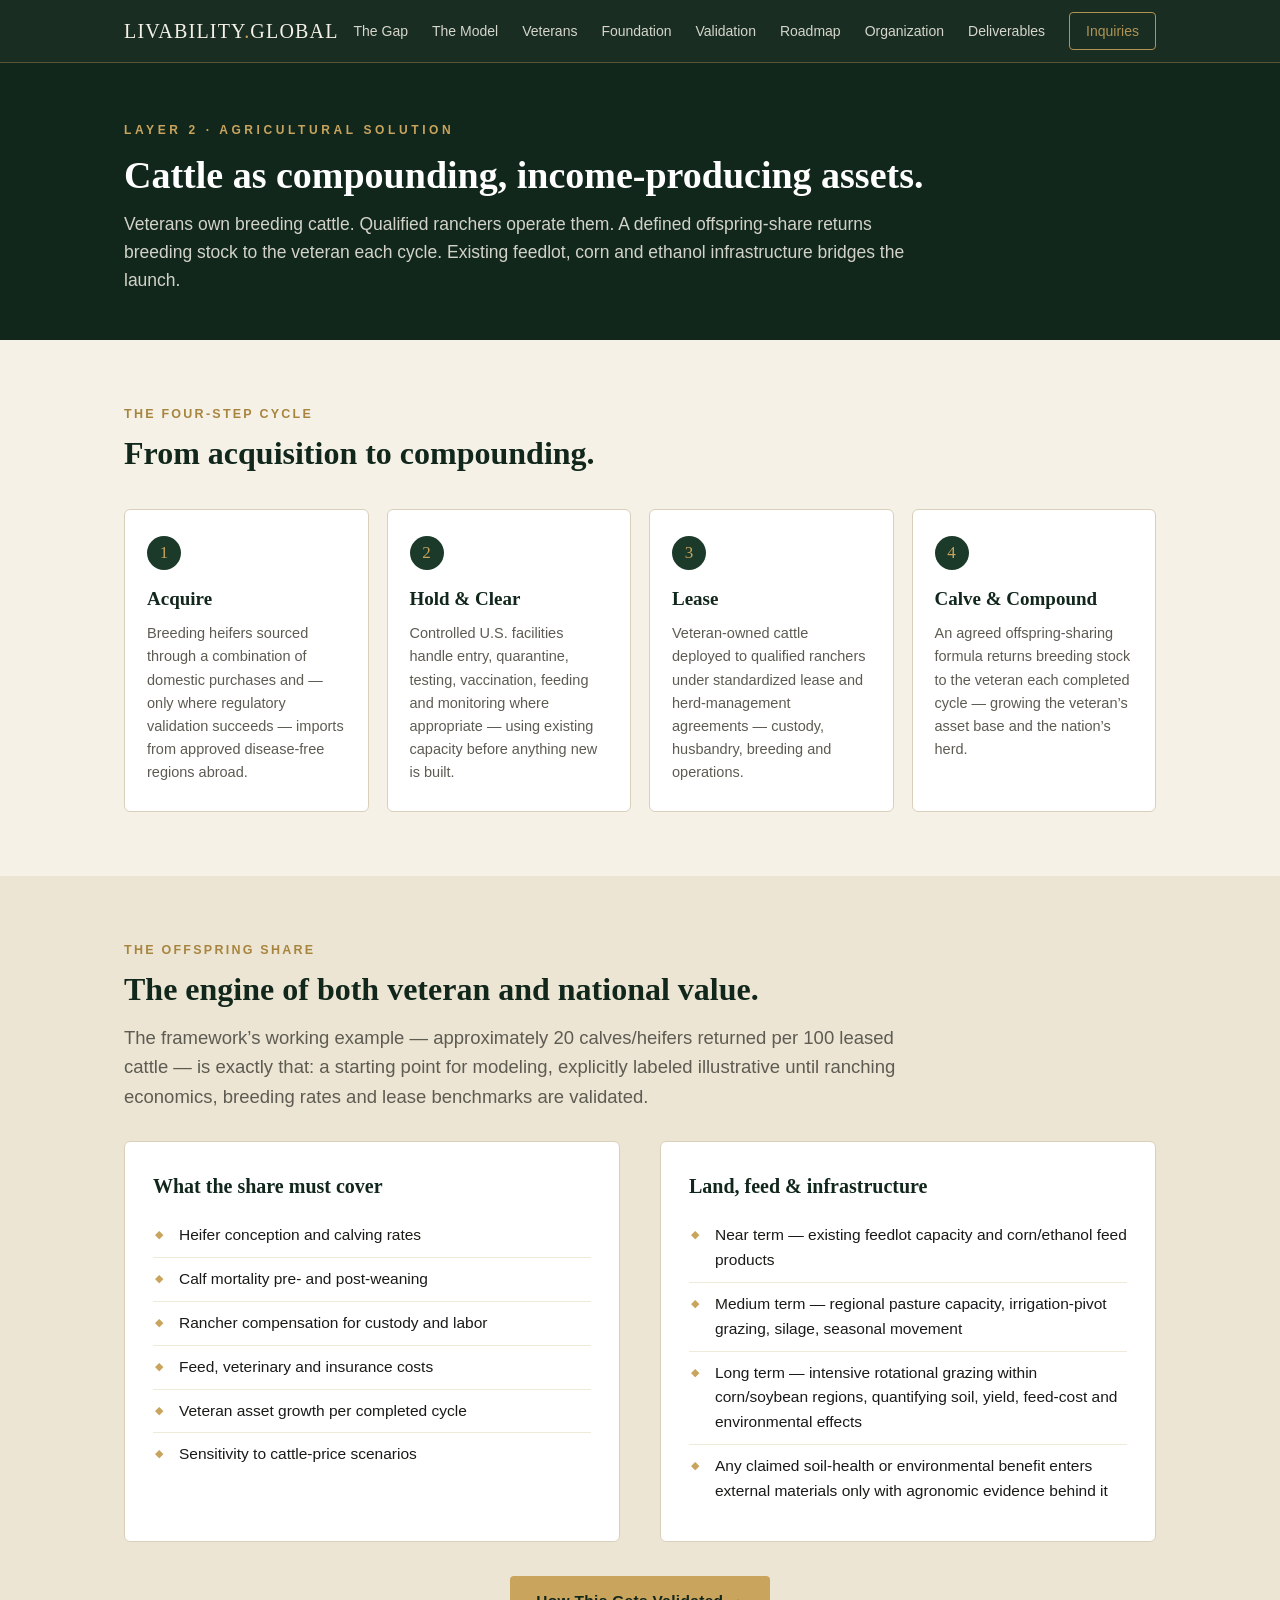
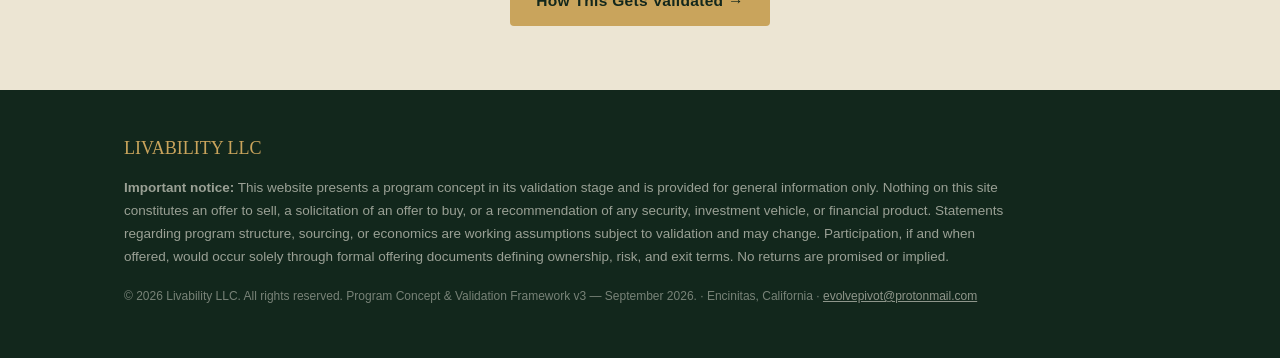
<file: model.html>
<!DOCTYPE html>
<html lang="en">
<head>
<meta charset="UTF-8">
<meta name="viewport" content="width=device-width, initial-scale=1.0">
<title>The Operating Model — Acquire, Lease, Share, Compound | Livability LLC</title>
<meta name="description" content="Veteran-owned breeding cattle operated by qualified ranchers under standardized leases; offspring-share compounding on existing feedlot infrastructure.">
<meta property="og:title" content="The Operating Model — Acquire, Lease, Share, Compound | Livability LLC">
<meta property="og:description" content="Veteran-owned breeding cattle operated by qualified ranchers under standardized leases; offspring-share compounding on existing feedlot infrastructure.">
<meta property="og:url" content="https://livability.global">
<link rel="icon" href="data:image/svg+xml,%3Csvg xmlns='http://www.w3.org/2000/svg' viewBox='0 0 64 64'%3E%3Crect width='64' height='64' rx='12' fill='%231c3a2a'/%3E%3Ctext x='32' y='44' font-family='Georgia,serif' font-size='36' fill='%23c9a45c' text-anchor='middle'%3EL%3C/text%3E%3C/svg%3E">
<link rel="stylesheet" href="assets/style.css">
</head>
<body>
<nav>
  <div class="wrap">
    <a class="brand" href="index.html">LIVABILITY<span>.</span>GLOBAL</a>
    <div class="links">
      <a href="the-gap.html" data-nav="gap">The Gap</a>
      <a href="model.html" data-nav="model">The Model</a>
      <a href="veterans.html" data-nav="vet">Veterans</a>
      <a href="foundation.html" data-nav="fnd">Foundation</a>
      <a href="validation.html" data-nav="val">Validation</a>
      <a href="roadmap.html" data-nav="road">Roadmap</a>
      <a href="organization.html" data-nav="org">Organization</a>
      <a href="deliverables.html" data-nav="del">Deliverables</a>
      <a href="contact.html" class="nav-cta">Inquiries</a>
    </div>
  </div>
</nav>

<header class="sub-hero"><div class="wrap"><div class="llc">Layer 2 · Agricultural Solution</div><h1>Cattle as compounding, income-producing assets.</h1><p>Veterans own breeding cattle. Qualified ranchers operate them. A defined offspring-share returns breeding stock to the veteran each cycle. Existing feedlot, corn and ethanol infrastructure bridges the launch.</p></div></header>
<section><div class="wrap">
<div class="kicker">The Four-Step Cycle</div>
<h2>From acquisition to compounding.</h2>
<div class="steps">
<div class="step"><div class="n">1</div><h3>Acquire</h3><p>Breeding heifers sourced through a combination of domestic purchases and — only where regulatory validation succeeds — imports from approved disease-free regions abroad.</p></div>
<div class="step"><div class="n">2</div><h3>Hold &amp; Clear</h3><p>Controlled U.S. facilities handle entry, quarantine, testing, vaccination, feeding and monitoring where appropriate — using existing capacity before anything new is built.</p></div>
<div class="step"><div class="n">3</div><h3>Lease</h3><p>Veteran-owned cattle deployed to qualified ranchers under standardized lease and herd-management agreements — custody, husbandry, breeding and operations.</p></div>
<div class="step"><div class="n">4</div><h3>Calve &amp; Compound</h3><p>An agreed offspring-sharing formula returns breeding stock to the veteran each completed cycle — growing the veteran’s asset base and the nation’s herd.</p></div>
</div>
</div></section>
<section style="background:var(--cream-deep);">
<div class="wrap">
<div class="kicker">The Offspring Share</div>
<h2>The engine of both veteran and national value.</h2>
<p class="lede">The framework’s working example — approximately 20 calves/heifers returned per 100 leased cattle — is exactly that: a starting point for modeling, explicitly labeled illustrative until ranching economics, breeding rates and lease benchmarks are validated.</p>
<div class="cols">
<div class="panel"><h3>What the share must cover</h3><ul>
<li>Heifer conception and calving rates</li>
<li>Calf mortality pre- and post-weaning</li>
<li>Rancher compensation for custody and labor</li>
<li>Feed, veterinary and insurance costs</li>
<li>Veteran asset growth per completed cycle</li>
<li>Sensitivity to cattle-price scenarios</li>
</ul></div>
<div class="panel"><h3>Land, feed &amp; infrastructure</h3><ul>
<li>Near term — existing feedlot capacity and corn/ethanol feed products</li>
<li>Medium term — regional pasture capacity, irrigation-pivot grazing, silage, seasonal movement</li>
<li>Long term — intensive rotational grazing within corn/soybean regions, quantifying soil, yield, feed-cost and environmental effects</li>
<li>Any claimed soil-health or environmental benefit enters external materials only with agronomic evidence behind it</li>
</ul></div>
</div>
<div style="text-align:center; margin-top:34px;"><a class="btn btn-gold" href="validation.html">How This Gets Validated →</a></div>
</div></section>

<footer>
  <div class="wrap">
    <div class="brandline">LIVABILITY LLC</div>
    <p class="disc"><strong>Important notice:</strong> This website presents a program concept in its validation stage and is provided for general information only. Nothing on this site constitutes an offer to sell, a solicitation of an offer to buy, or a recommendation of any security, investment vehicle, or financial product. Statements regarding program structure, sourcing, or economics are working assumptions subject to validation and may change. Participation, if and when offered, would occur solely through formal offering documents defining ownership, risk, and exit terms. No returns are promised or implied.</p>
    <p class="legal">© 2026 Livability LLC. All rights reserved. Program Concept &amp; Validation Framework v3 — September 2026. · Encinitas, California · <a style="color:rgba(245,241,230,.55)" href="mailto:evolvepivot@protonmail.com">evolvepivot@protonmail.com</a></p>
  </div>
</footer>
</body>
</html>
</file>
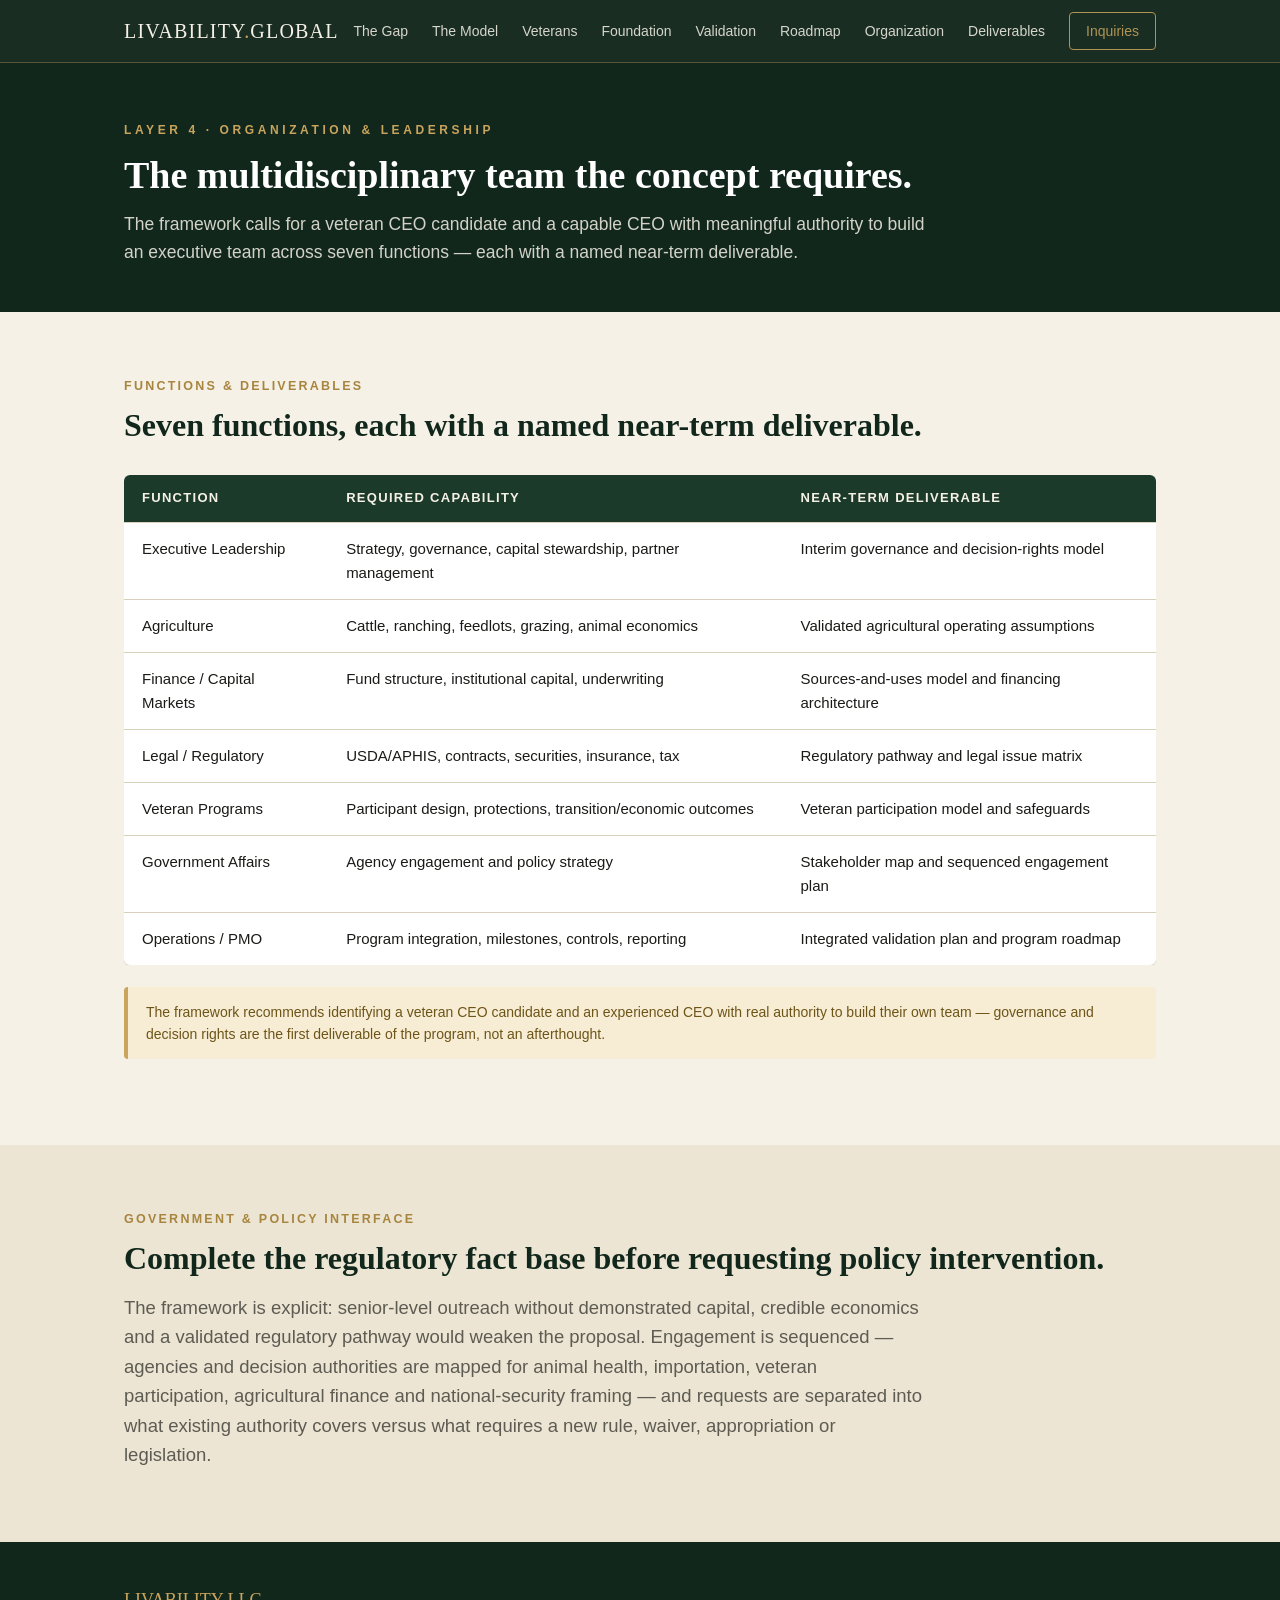
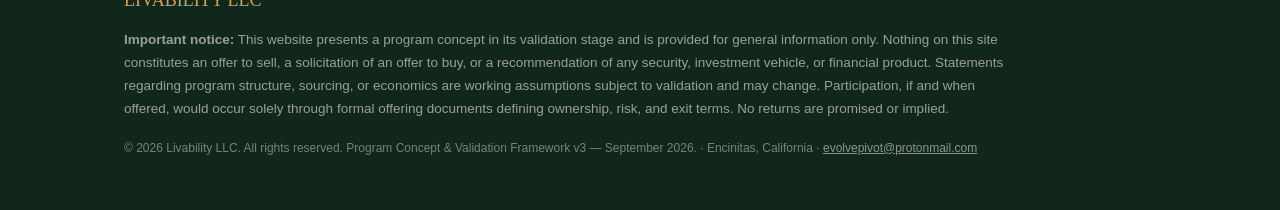
<file: organization.html>
<!DOCTYPE html>
<html lang="en">
<head>
<meta charset="UTF-8">
<meta name="viewport" content="width=device-width, initial-scale=1.0">
<title>Organization &amp; Leadership — Seven Functions | Livability LLC</title>
<meta name="description" content="The multidisciplinary leadership map: executive, agriculture, finance, legal, veteran programs, government affairs, operations — with named near-term deliverables.">
<meta property="og:title" content="Organization &amp; Leadership — Seven Functions | Livability LLC">
<meta property="og:description" content="The multidisciplinary leadership map: executive, agriculture, finance, legal, veteran programs, government affairs, operations — with named near-term deliverables.">
<meta property="og:url" content="https://livability.global">
<link rel="icon" href="data:image/svg+xml,%3Csvg xmlns='http://www.w3.org/2000/svg' viewBox='0 0 64 64'%3E%3Crect width='64' height='64' rx='12' fill='%231c3a2a'/%3E%3Ctext x='32' y='44' font-family='Georgia,serif' font-size='36' fill='%23c9a45c' text-anchor='middle'%3EL%3C/text%3E%3C/svg%3E">
<link rel="stylesheet" href="assets/style.css">
</head>
<body>
<nav>
  <div class="wrap">
    <a class="brand" href="index.html">LIVABILITY<span>.</span>GLOBAL</a>
    <div class="links">
      <a href="the-gap.html" data-nav="gap">The Gap</a>
      <a href="model.html" data-nav="model">The Model</a>
      <a href="veterans.html" data-nav="vet">Veterans</a>
      <a href="foundation.html" data-nav="fnd">Foundation</a>
      <a href="validation.html" data-nav="val">Validation</a>
      <a href="roadmap.html" data-nav="road">Roadmap</a>
      <a href="organization.html" data-nav="org">Organization</a>
      <a href="deliverables.html" data-nav="del">Deliverables</a>
      <a href="contact.html" class="nav-cta">Inquiries</a>
    </div>
  </div>
</nav>

<header class="sub-hero"><div class="wrap"><div class="llc">Layer 4 · Organization &amp; Leadership</div><h1>The multidisciplinary team the concept requires.</h1><p>The framework calls for a veteran CEO candidate and a capable CEO with meaningful authority to build an executive team across seven functions — each with a named near-term deliverable.</p></div></header>
<section><div class="wrap">
<div class="kicker">Functions &amp; Deliverables</div>
<h2>Seven functions, each with a named near-term deliverable.</h2>
<div class="table-scroll">
<table class="gate-table">
<tr><th>Function</th><th>Required Capability</th><th>Near-Term Deliverable</th></tr>
<tr><td class="long">Executive Leadership</td><td class="long">Strategy, governance, capital stewardship, partner management</td><td class="long">Interim governance and decision-rights model</td></tr>
<tr><td class="long">Agriculture</td><td class="long">Cattle, ranching, feedlots, grazing, animal economics</td><td class="long">Validated agricultural operating assumptions</td></tr>
<tr><td class="long">Finance / Capital Markets</td><td class="long">Fund structure, institutional capital, underwriting</td><td class="long">Sources-and-uses model and financing architecture</td></tr>
<tr><td class="long">Legal / Regulatory</td><td class="long">USDA/APHIS, contracts, securities, insurance, tax</td><td class="long">Regulatory pathway and legal issue matrix</td></tr>
<tr><td class="long">Veteran Programs</td><td class="long">Participant design, protections, transition/economic outcomes</td><td class="long">Veteran participation model and safeguards</td></tr>
<tr><td class="long">Government Affairs</td><td class="long">Agency engagement and policy strategy</td><td class="long">Stakeholder map and sequenced engagement plan</td></tr>
<tr><td class="long">Operations / PMO</td><td class="long">Program integration, milestones, controls, reporting</td><td class="long">Integrated validation plan and program roadmap</td></tr>
</table>
</div>
<div class="note-flag">The framework recommends identifying a veteran CEO candidate and an experienced CEO with real authority to build their own team — governance and decision rights are the first deliverable of the program, not an afterthought.</div>
</div></section>
<section style="background:var(--cream-deep);">
<div class="wrap">
<div class="kicker">Government &amp; Policy Interface</div>
<h2>Complete the regulatory fact base before requesting policy intervention.</h2>
<p class="lede">The framework is explicit: senior-level outreach without demonstrated capital, credible economics and a validated regulatory pathway would weaken the proposal. Engagement is sequenced — agencies and decision authorities are mapped for animal health, importation, veteran participation, agricultural finance and national-security framing — and requests are separated into what existing authority covers versus what requires a new rule, waiver, appropriation or legislation.</p>
</div></section>

<footer>
  <div class="wrap">
    <div class="brandline">LIVABILITY LLC</div>
    <p class="disc"><strong>Important notice:</strong> This website presents a program concept in its validation stage and is provided for general information only. Nothing on this site constitutes an offer to sell, a solicitation of an offer to buy, or a recommendation of any security, investment vehicle, or financial product. Statements regarding program structure, sourcing, or economics are working assumptions subject to validation and may change. Participation, if and when offered, would occur solely through formal offering documents defining ownership, risk, and exit terms. No returns are promised or implied.</p>
    <p class="legal">© 2026 Livability LLC. All rights reserved. Program Concept &amp; Validation Framework v3 — September 2026. · Encinitas, California · <a style="color:rgba(245,241,230,.55)" href="mailto:evolvepivot@protonmail.com">evolvepivot@protonmail.com</a></p>
  </div>
</footer>
</body>
</html>
</file>
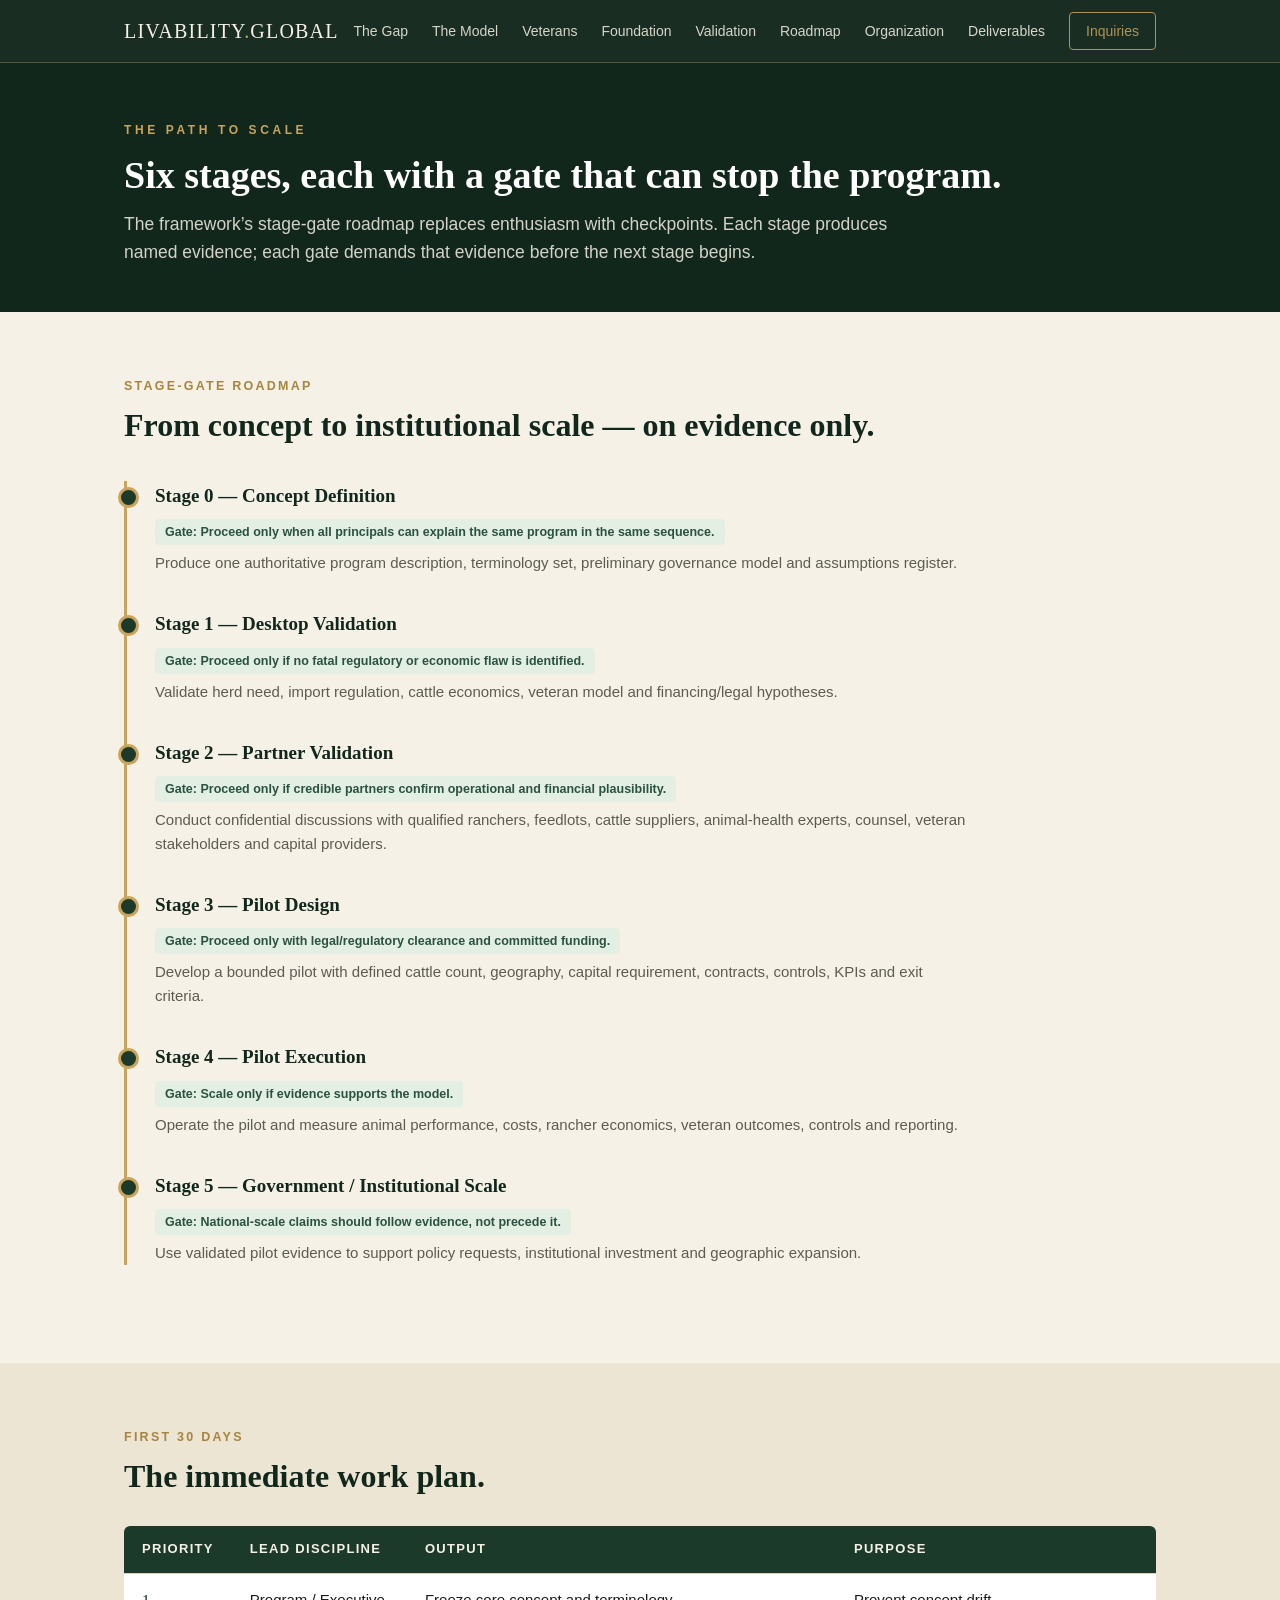
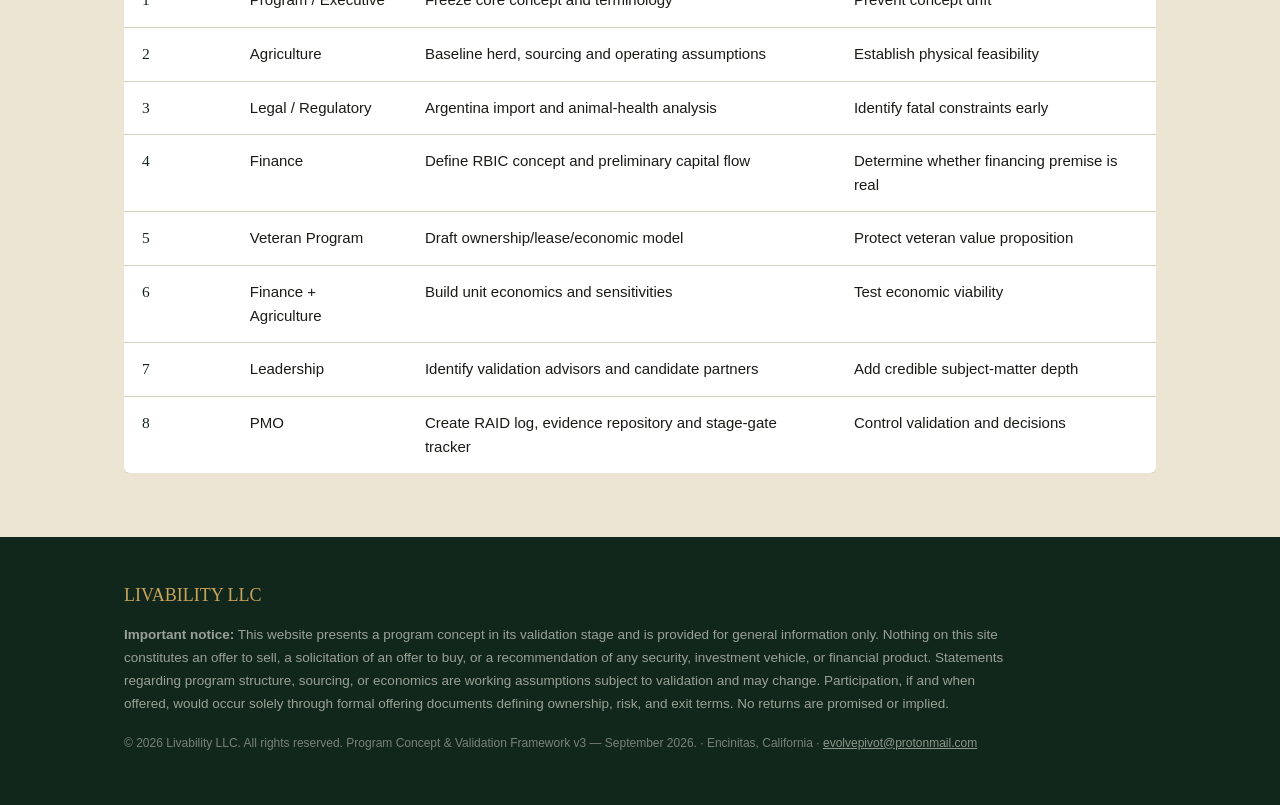
<file: roadmap.html>
<!DOCTYPE html>
<html lang="en">
<head>
<meta charset="UTF-8">
<meta name="viewport" content="width=device-width, initial-scale=1.0">
<title>Stage-Gate Roadmap — Six Stages to Institutional Scale | Livability LLC</title>
<meta name="description" content="The framework’s stage-gate roadmap: concept freeze, desktop validation, partner validation, pilot design, pilot execution, then scale — each behind an evidence gate.">
<meta property="og:title" content="Stage-Gate Roadmap — Six Stages to Institutional Scale | Livability LLC">
<meta property="og:description" content="The framework’s stage-gate roadmap: concept freeze, desktop validation, partner validation, pilot design, pilot execution, then scale — each behind an evidence gate.">
<meta property="og:url" content="https://livability.global">
<link rel="icon" href="data:image/svg+xml,%3Csvg xmlns='http://www.w3.org/2000/svg' viewBox='0 0 64 64'%3E%3Crect width='64' height='64' rx='12' fill='%231c3a2a'/%3E%3Ctext x='32' y='44' font-family='Georgia,serif' font-size='36' fill='%23c9a45c' text-anchor='middle'%3EL%3C/text%3E%3C/svg%3E">
<link rel="stylesheet" href="assets/style.css">
</head>
<body>
<nav>
  <div class="wrap">
    <a class="brand" href="index.html">LIVABILITY<span>.</span>GLOBAL</a>
    <div class="links">
      <a href="the-gap.html" data-nav="gap">The Gap</a>
      <a href="model.html" data-nav="model">The Model</a>
      <a href="veterans.html" data-nav="vet">Veterans</a>
      <a href="foundation.html" data-nav="fnd">Foundation</a>
      <a href="validation.html" data-nav="val">Validation</a>
      <a href="roadmap.html" data-nav="road">Roadmap</a>
      <a href="organization.html" data-nav="org">Organization</a>
      <a href="deliverables.html" data-nav="del">Deliverables</a>
      <a href="contact.html" class="nav-cta">Inquiries</a>
    </div>
  </div>
</nav>

<header class="sub-hero"><div class="wrap"><div class="llc">The Path to Scale</div><h1>Six stages, each with a gate that can stop the program.</h1><p>The framework’s stage-gate roadmap replaces enthusiasm with checkpoints. Each stage produces named evidence; each gate demands that evidence before the next stage begins.</p></div></header>
<section><div class="wrap">
<div class="kicker">Stage-Gate Roadmap</div>
<h2>From concept to institutional scale — on evidence only.</h2>
<div class="timeline"><div class="stage"><h3>Stage 0 — Concept Definition</h3><div class="gate">Gate: Proceed only when all principals can explain the same program in the same sequence.</div><p>Produce one authoritative program description, terminology set, preliminary governance model and assumptions register.</p></div>
<div class="stage"><h3>Stage 1 — Desktop Validation</h3><div class="gate">Gate: Proceed only if no fatal regulatory or economic flaw is identified.</div><p>Validate herd need, import regulation, cattle economics, veteran model and financing/legal hypotheses.</p></div>
<div class="stage"><h3>Stage 2 — Partner Validation</h3><div class="gate">Gate: Proceed only if credible partners confirm operational and financial plausibility.</div><p>Conduct confidential discussions with qualified ranchers, feedlots, cattle suppliers, animal-health experts, counsel, veteran stakeholders and capital providers.</p></div>
<div class="stage"><h3>Stage 3 — Pilot Design</h3><div class="gate">Gate: Proceed only with legal/regulatory clearance and committed funding.</div><p>Develop a bounded pilot with defined cattle count, geography, capital requirement, contracts, controls, KPIs and exit criteria.</p></div>
<div class="stage"><h3>Stage 4 — Pilot Execution</h3><div class="gate">Gate: Scale only if evidence supports the model.</div><p>Operate the pilot and measure animal performance, costs, rancher economics, veteran outcomes, controls and reporting.</p></div>
<div class="stage"><h3>Stage 5 — Government / Institutional Scale</h3><div class="gate">Gate: National-scale claims should follow evidence, not precede it.</div><p>Use validated pilot evidence to support policy requests, institutional investment and geographic expansion.</p></div></div>
</div></section>
<section style="background:var(--cream-deep);">
<div class="wrap">
<div class="kicker">First 30 Days</div>
<h2>The immediate work plan.</h2>
<div class="table-scroll">
<table class="gate-table">
<tr><th>Priority</th><th>Lead Discipline</th><th>Output</th><th>Purpose</th></tr>
<tr><td>1</td><td>Program / Executive</td><td class="long">Freeze core concept and terminology</td><td class="long">Prevent concept drift</td></tr>
<tr><td>2</td><td>Agriculture</td><td class="long">Baseline herd, sourcing and operating assumptions</td><td class="long">Establish physical feasibility</td></tr>
<tr><td>3</td><td>Legal / Regulatory</td><td class="long">Argentina import and animal-health analysis</td><td class="long">Identify fatal constraints early</td></tr>
<tr><td>4</td><td>Finance</td><td class="long">Define RBIC concept and preliminary capital flow</td><td class="long">Determine whether financing premise is real</td></tr>
<tr><td>5</td><td>Veteran Program</td><td class="long">Draft ownership/lease/economic model</td><td class="long">Protect veteran value proposition</td></tr>
<tr><td>6</td><td>Finance + Agriculture</td><td class="long">Build unit economics and sensitivities</td><td class="long">Test economic viability</td></tr>
<tr><td>7</td><td>Leadership</td><td class="long">Identify validation advisors and candidate partners</td><td class="long">Add credible subject-matter depth</td></tr>
<tr><td>8</td><td>PMO</td><td class="long">Create RAID log, evidence repository and stage-gate tracker</td><td class="long">Control validation and decisions</td></tr>
</table>
</div>
</div></section>

<footer>
  <div class="wrap">
    <div class="brandline">LIVABILITY LLC</div>
    <p class="disc"><strong>Important notice:</strong> This website presents a program concept in its validation stage and is provided for general information only. Nothing on this site constitutes an offer to sell, a solicitation of an offer to buy, or a recommendation of any security, investment vehicle, or financial product. Statements regarding program structure, sourcing, or economics are working assumptions subject to validation and may change. Participation, if and when offered, would occur solely through formal offering documents defining ownership, risk, and exit terms. No returns are promised or implied.</p>
    <p class="legal">© 2026 Livability LLC. All rights reserved. Program Concept &amp; Validation Framework v3 — September 2026. · Encinitas, California · <a style="color:rgba(245,241,230,.55)" href="mailto:evolvepivot@protonmail.com">evolvepivot@protonmail.com</a></p>
  </div>
</footer>
</body>
</html>
</file>
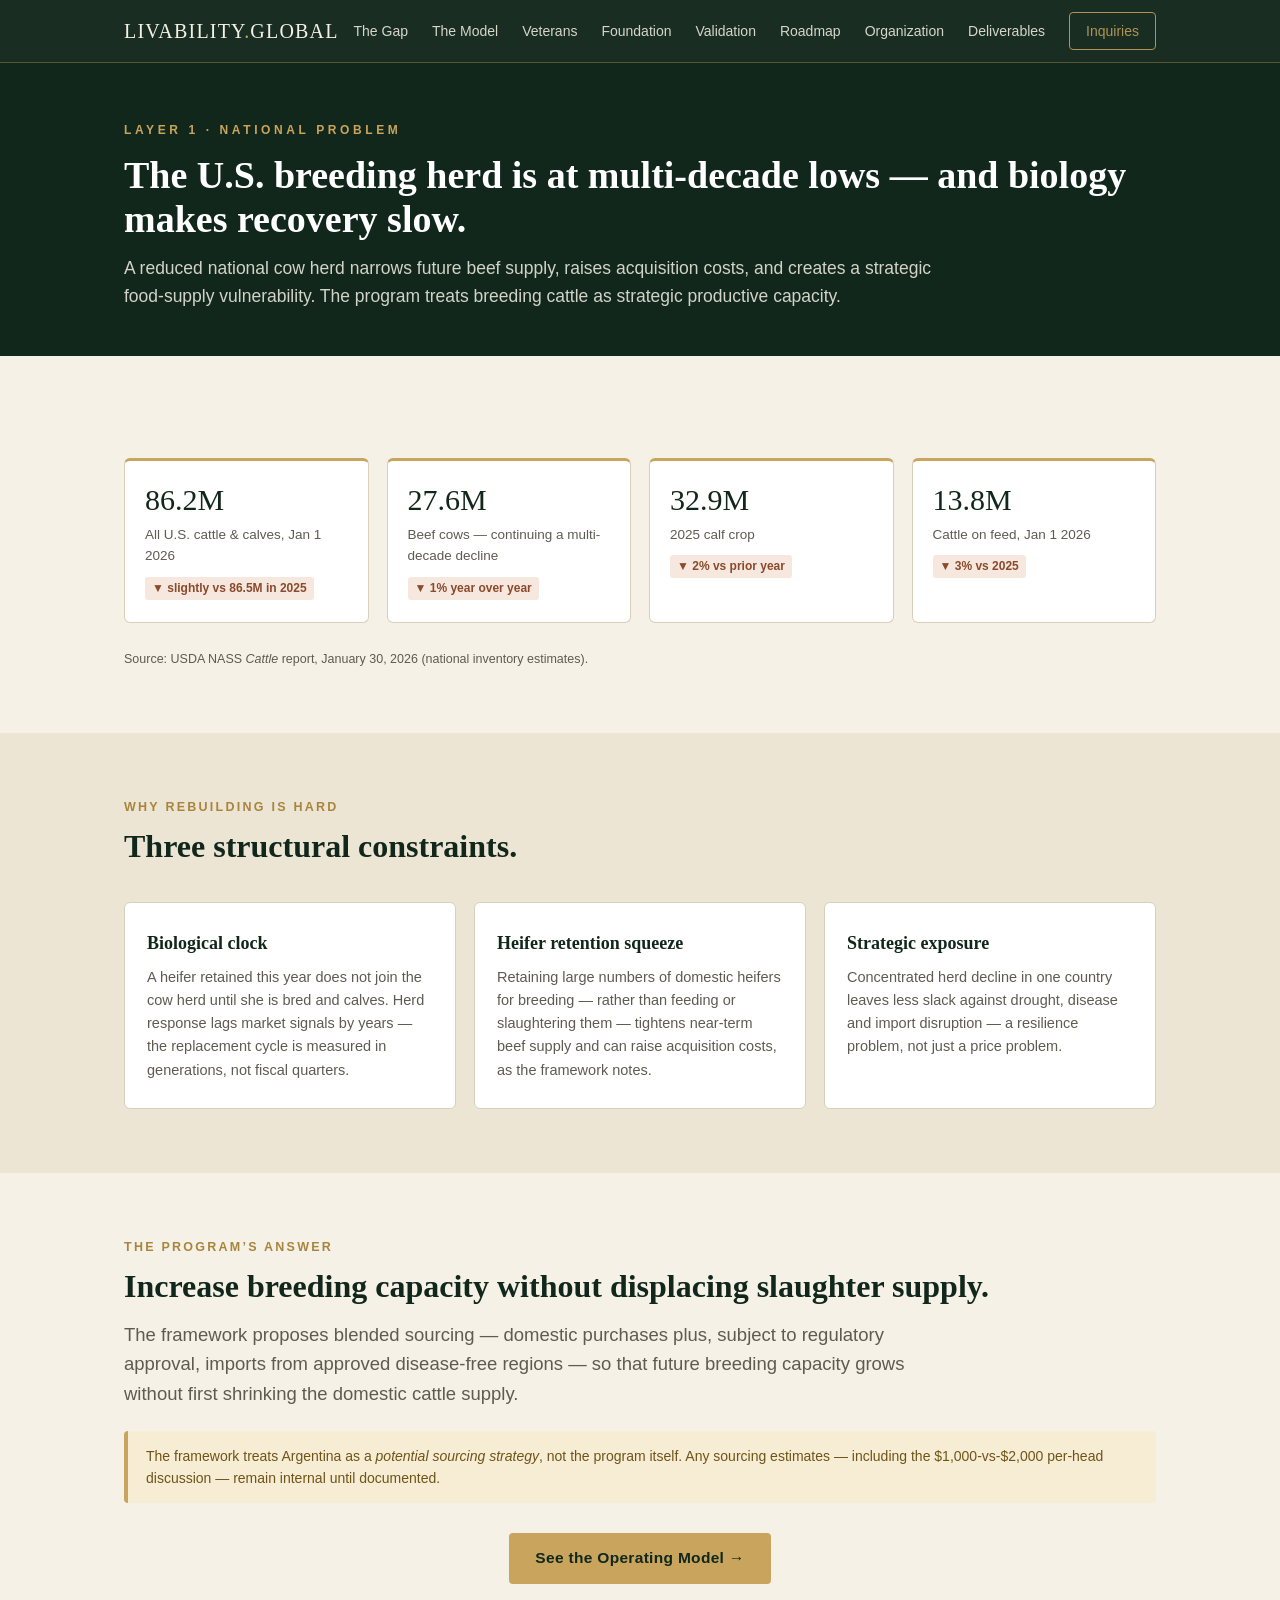
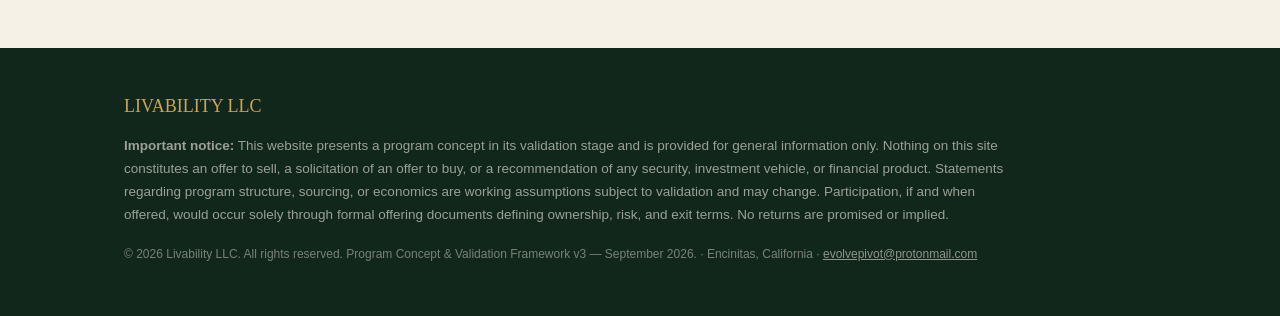
<file: the-gap.html>
<!DOCTYPE html>
<html lang="en">
<head>
<meta charset="UTF-8">
<meta name="viewport" content="width=device-width, initial-scale=1.0">
<title>The Strategic Gap — U.S. Herd at Multi-Decade Lows | Livability LLC</title>
<meta name="description" content="USDA NASS data and the biological constraints that make U.S. herd rebuilding slow — and why scaled structured sourcing deserves institutional attention.">
<meta property="og:title" content="The Strategic Gap — U.S. Herd at Multi-Decade Lows | Livability LLC">
<meta property="og:description" content="USDA NASS data and the biological constraints that make U.S. herd rebuilding slow — and why scaled structured sourcing deserves institutional attention.">
<meta property="og:url" content="https://livability.global">
<link rel="icon" href="data:image/svg+xml,%3Csvg xmlns='http://www.w3.org/2000/svg' viewBox='0 0 64 64'%3E%3Crect width='64' height='64' rx='12' fill='%231c3a2a'/%3E%3Ctext x='32' y='44' font-family='Georgia,serif' font-size='36' fill='%23c9a45c' text-anchor='middle'%3EL%3C/text%3E%3C/svg%3E">
<link rel="stylesheet" href="assets/style.css">
</head>
<body>
<nav>
  <div class="wrap">
    <a class="brand" href="index.html">LIVABILITY<span>.</span>GLOBAL</a>
    <div class="links">
      <a href="the-gap.html" data-nav="gap">The Gap</a>
      <a href="model.html" data-nav="model">The Model</a>
      <a href="veterans.html" data-nav="vet">Veterans</a>
      <a href="foundation.html" data-nav="fnd">Foundation</a>
      <a href="validation.html" data-nav="val">Validation</a>
      <a href="roadmap.html" data-nav="road">Roadmap</a>
      <a href="organization.html" data-nav="org">Organization</a>
      <a href="deliverables.html" data-nav="del">Deliverables</a>
      <a href="contact.html" class="nav-cta">Inquiries</a>
    </div>
  </div>
</nav>

<header class="sub-hero"><div class="wrap"><div class="llc">Layer 1 · National Problem</div><h1>The U.S. breeding herd is at multi-decade lows — and biology makes recovery slow.</h1><p>A reduced national cow herd narrows future beef supply, raises acquisition costs, and creates a strategic food-supply vulnerability. The program treats breeding cattle as strategic productive capacity.</p></div></header>
<section><div class="wrap"><div class="stats">
<div class="stat"><div class="num">86.2M</div><div class="lbl">All U.S. cattle &amp; calves, Jan 1 2026</div><span class="delta">&#9660; slightly vs 86.5M in 2025</span></div>
<div class="stat"><div class="num">27.6M</div><div class="lbl">Beef cows — continuing a multi-decade decline</div><span class="delta">&#9660; 1% year over year</span></div>
<div class="stat"><div class="num">32.9M</div><div class="lbl">2025 calf crop</div><span class="delta">&#9660; 2% vs prior year</span></div>
<div class="stat"><div class="num">13.8M</div><div class="lbl">Cattle on feed, Jan 1 2026</div><span class="delta">&#9660; 3% vs 2025</span></div>
</div>
<p class="src">Source: USDA NASS <em>Cattle</em> report, January 30, 2026 (national inventory estimates).</p></div></section>
<section style="background:var(--cream-deep);">
<div class="wrap">
<div class="kicker">Why Rebuilding Is Hard</div>
<h2>Three structural constraints.</h2>
<div class="steps" style="grid-template-columns:repeat(3,1fr);">
<div class="step"><h3 style="font-size:18px;">Biological clock</h3><p style="font-size:14.5px;">A heifer retained this year does not join the cow herd until she is bred and calves. Herd response lags market signals by years — the replacement cycle is measured in generations, not fiscal quarters.</p></div>
<div class="step"><h3 style="font-size:18px;">Heifer retention squeeze</h3><p style="font-size:14.5px;">Retaining large numbers of domestic heifers for breeding — rather than feeding or slaughtering them — tightens near-term beef supply and can raise acquisition costs, as the framework notes.</p></div>
<div class="step"><h3 style="font-size:18px;">Strategic exposure</h3><p style="font-size:14.5px;">Concentrated herd decline in one country leaves less slack against drought, disease and import disruption — a resilience problem, not just a price problem.</p></div>
</div>
</div>
</section>
<section>
<div class="wrap">
<div class="kicker">The Program’s Answer</div>
<h2>Increase breeding capacity without displacing slaughter supply.</h2>
<p class="lede">The framework proposes blended sourcing — domestic purchases plus, subject to regulatory approval, imports from approved disease-free regions — so that future breeding capacity grows without first shrinking the domestic cattle supply.</p>
<div class="note-flag">The framework treats Argentina as a <em>potential sourcing strategy</em>, not the program itself. Any sourcing estimates — including the $1,000-vs-$2,000 per-head discussion — remain internal until documented.</div>
<div style="text-align:center; margin-top:30px;"><a class="btn btn-gold" href="model.html">See the Operating Model →</a></div>
</div>
</section>

<footer>
  <div class="wrap">
    <div class="brandline">LIVABILITY LLC</div>
    <p class="disc"><strong>Important notice:</strong> This website presents a program concept in its validation stage and is provided for general information only. Nothing on this site constitutes an offer to sell, a solicitation of an offer to buy, or a recommendation of any security, investment vehicle, or financial product. Statements regarding program structure, sourcing, or economics are working assumptions subject to validation and may change. Participation, if and when offered, would occur solely through formal offering documents defining ownership, risk, and exit terms. No returns are promised or implied.</p>
    <p class="legal">© 2026 Livability LLC. All rights reserved. Program Concept &amp; Validation Framework v3 — September 2026. · Encinitas, California · <a style="color:rgba(245,241,230,.55)" href="mailto:evolvepivot@protonmail.com">evolvepivot@protonmail.com</a></p>
  </div>
</footer>
</body>
</html>
</file>
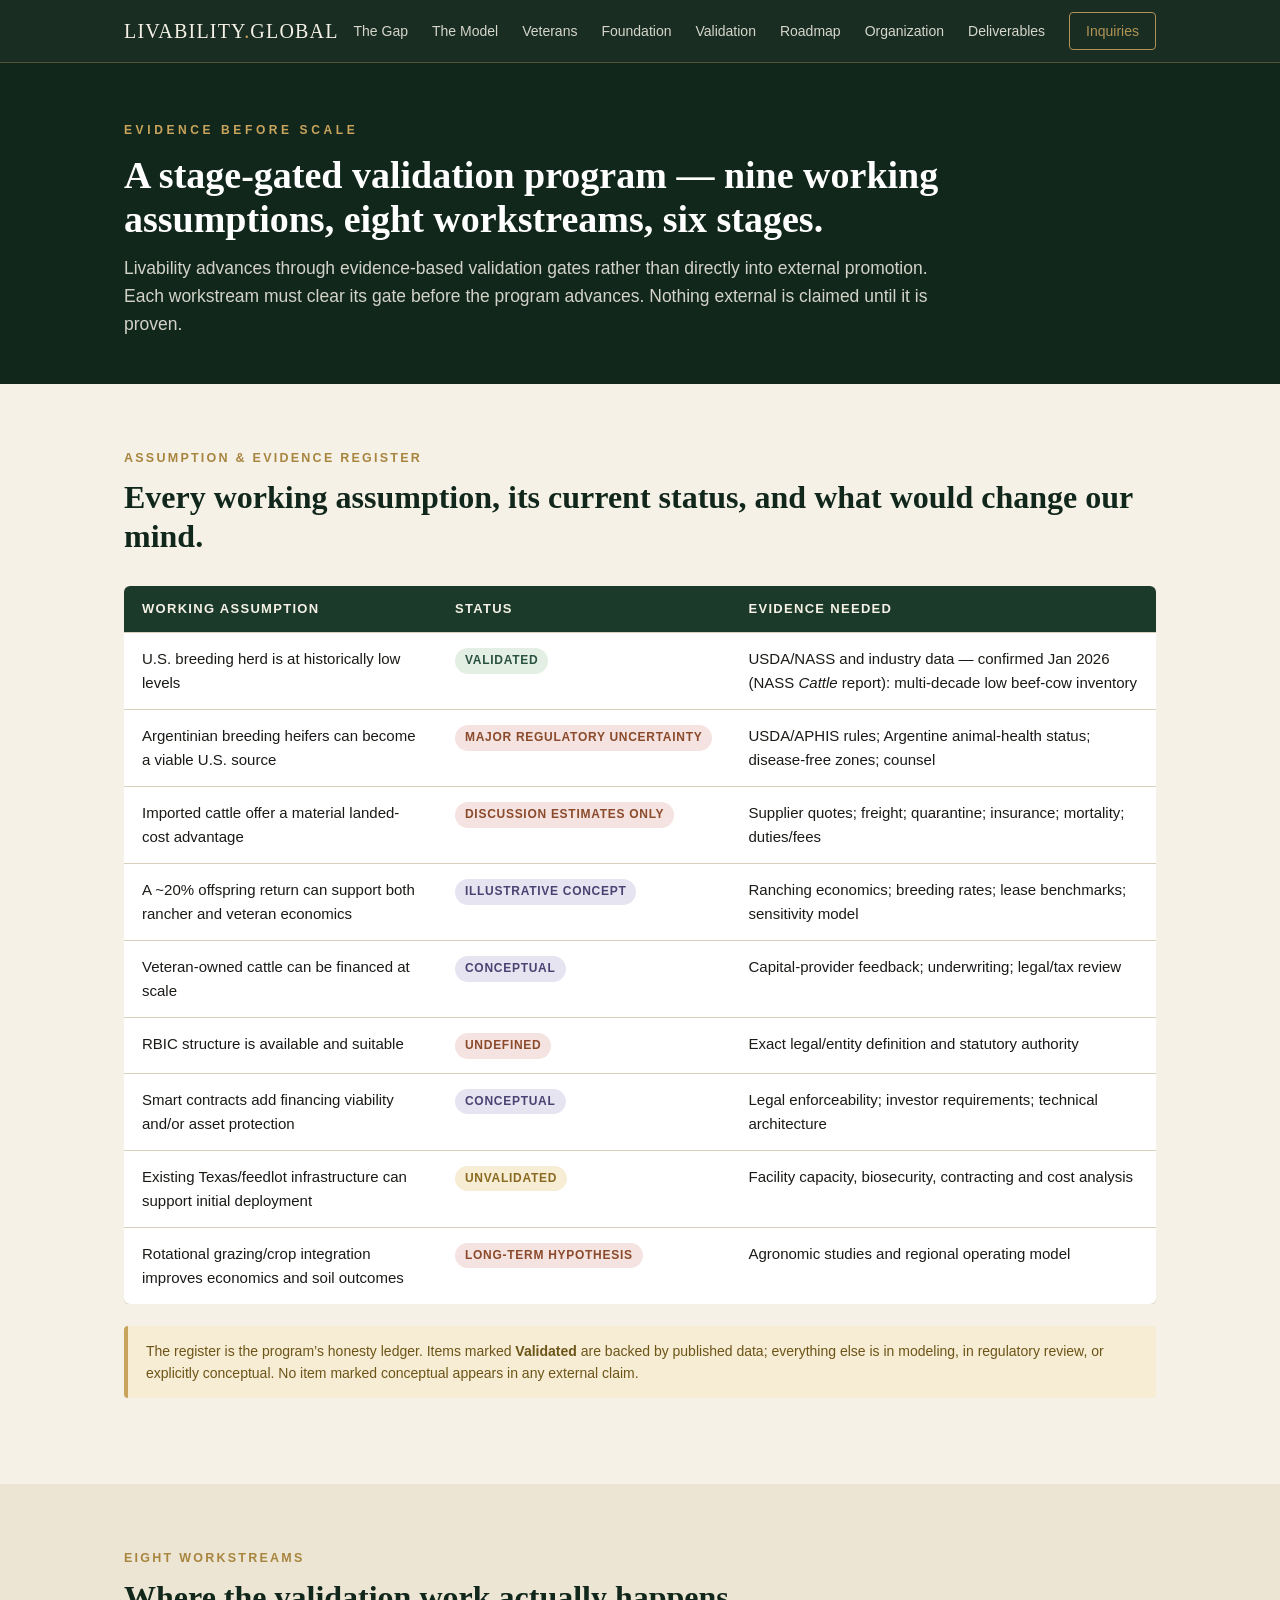
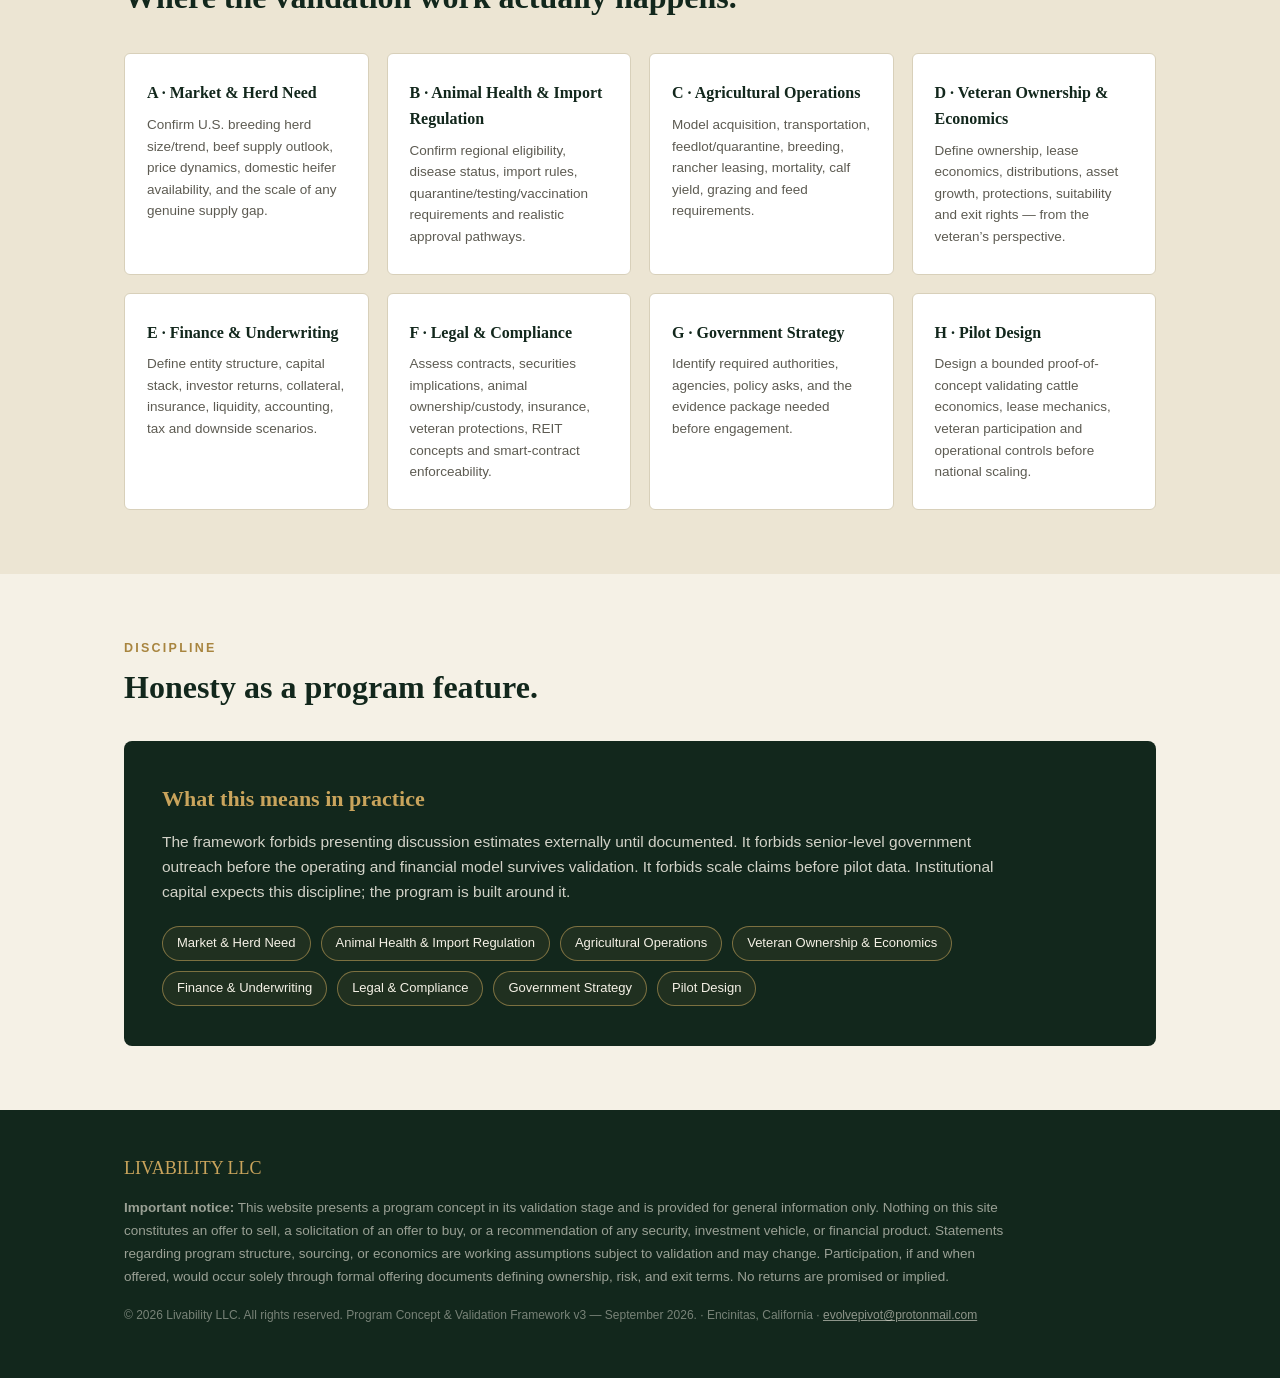
<file: validation.html>
<!DOCTYPE html>
<html lang="en">
<head>
<meta charset="UTF-8">
<meta name="viewport" content="width=device-width, initial-scale=1.0">
<title>Validation Framework — Assumption Register &amp; Stage Gates | Livability LLC</title>
<meta name="description" content="Nine working assumptions with status and required evidence; eight validation workstreams; stage-gated progression before any external claim.">
<meta property="og:title" content="Validation Framework — Assumption Register &amp; Stage Gates | Livability LLC">
<meta property="og:description" content="Nine working assumptions with status and required evidence; eight validation workstreams; stage-gated progression before any external claim.">
<meta property="og:url" content="https://livability.global">
<link rel="icon" href="data:image/svg+xml,%3Csvg xmlns='http://www.w3.org/2000/svg' viewBox='0 0 64 64'%3E%3Crect width='64' height='64' rx='12' fill='%231c3a2a'/%3E%3Ctext x='32' y='44' font-family='Georgia,serif' font-size='36' fill='%23c9a45c' text-anchor='middle'%3EL%3C/text%3E%3C/svg%3E">
<link rel="stylesheet" href="assets/style.css">
</head>
<body>
<nav>
  <div class="wrap">
    <a class="brand" href="index.html">LIVABILITY<span>.</span>GLOBAL</a>
    <div class="links">
      <a href="the-gap.html" data-nav="gap">The Gap</a>
      <a href="model.html" data-nav="model">The Model</a>
      <a href="veterans.html" data-nav="vet">Veterans</a>
      <a href="foundation.html" data-nav="fnd">Foundation</a>
      <a href="validation.html" data-nav="val">Validation</a>
      <a href="roadmap.html" data-nav="road">Roadmap</a>
      <a href="organization.html" data-nav="org">Organization</a>
      <a href="deliverables.html" data-nav="del">Deliverables</a>
      <a href="contact.html" class="nav-cta">Inquiries</a>
    </div>
  </div>
</nav>

<header class="sub-hero"><div class="wrap"><div class="llc">Evidence Before Scale</div><h1>A stage-gated validation program — nine working assumptions, eight workstreams, six stages.</h1><p>Livability advances through evidence-based validation gates rather than directly into external promotion. Each workstream must clear its gate before the program advances. Nothing external is claimed until it is proven.</p></div></header>
<section><div class="wrap">
<div class="kicker">Assumption &amp; Evidence Register</div>
<h2>Every working assumption, its current status, and what would change our mind.</h2>
<div class="table-scroll">
<table class="gate-table">
<tr><th>Working Assumption</th><th>Status</th><th>Evidence Needed</th></tr>
<tr><td class="long">U.S. breeding herd is at historically low levels</td><td><span class="status s-ok">Validated</span></td><td class="long">USDA/NASS and industry data — confirmed Jan 2026 (NASS <em>Cattle</em> report): multi-decade low beef-cow inventory</td></tr>
<tr><td class="long">Argentinian breeding heifers can become a viable U.S. source</td><td><span class="status s-open">Major regulatory uncertainty</span></td><td class="long">USDA/APHIS rules; Argentine animal-health status; disease-free zones; counsel</td></tr>
<tr><td class="long">Imported cattle offer a material landed-cost advantage</td><td><span class="status s-open">Discussion estimates only</span></td><td class="long">Supplier quotes; freight; quarantine; insurance; mortality; duties/fees</td></tr>
<tr><td class="long">A ~20% offspring return can support both rancher and veteran economics</td><td><span class="status s-model">Illustrative concept</span></td><td class="long">Ranching economics; breeding rates; lease benchmarks; sensitivity model</td></tr>
<tr><td class="long">Veteran-owned cattle can be financed at scale</td><td><span class="status s-model">Conceptual</span></td><td class="long">Capital-provider feedback; underwriting; legal/tax review</td></tr>
<tr><td class="long">RBIC structure is available and suitable</td><td><span class="status s-open">Undefined</span></td><td class="long">Exact legal/entity definition and statutory authority</td></tr>
<tr><td class="long">Smart contracts add financing viability and/or asset protection</td><td><span class="status s-model">Conceptual</span></td><td class="long">Legal enforceability; investor requirements; technical architecture</td></tr>
<tr><td class="long">Existing Texas/feedlot infrastructure can support initial deployment</td><td><span class="status s-review">Unvalidated</span></td><td class="long">Facility capacity, biosecurity, contracting and cost analysis</td></tr>
<tr><td class="long">Rotational grazing/crop integration improves economics and soil outcomes</td><td><span class="status s-open">Long-term hypothesis</span></td><td class="long">Agronomic studies and regional operating model</td></tr>
</table>
</div>
<div class="note-flag">The register is the program’s honesty ledger. Items marked <strong>Validated</strong> are backed by published data; everything else is in modeling, in regulatory review, or explicitly conceptual. No item marked conceptual appears in any external claim.</div>
</div></section>
<section style="background:var(--cream-deep);">
<div class="wrap">
<div class="kicker">Eight Workstreams</div>
<h2>Where the validation work actually happens.</h2>
<div class="steps" style="grid-template-columns:repeat(4,1fr);">
<div class="step"><h3 style="font-size:16px;">A · Market &amp; Herd Need</h3><p style="font-size:13.5px;">Confirm U.S. breeding herd size/trend, beef supply outlook, price dynamics, domestic heifer availability, and the scale of any genuine supply gap.</p></div>
<div class="step"><h3 style="font-size:16px;">B · Animal Health &amp; Import Regulation</h3><p style="font-size:13.5px;">Confirm regional eligibility, disease status, import rules, quarantine/testing/vaccination requirements and realistic approval pathways.</p></div>
<div class="step"><h3 style="font-size:16px;">C · Agricultural Operations</h3><p style="font-size:13.5px;">Model acquisition, transportation, feedlot/quarantine, breeding, rancher leasing, mortality, calf yield, grazing and feed requirements.</p></div>
<div class="step"><h3 style="font-size:16px;">D · Veteran Ownership &amp; Economics</h3><p style="font-size:13.5px;">Define ownership, lease economics, distributions, asset growth, protections, suitability and exit rights — from the veteran’s perspective.</p></div>
<div class="step"><h3 style="font-size:16px;">E · Finance &amp; Underwriting</h3><p style="font-size:13.5px;">Define entity structure, capital stack, investor returns, collateral, insurance, liquidity, accounting, tax and downside scenarios.</p></div>
<div class="step"><h3 style="font-size:16px;">F · Legal &amp; Compliance</h3><p style="font-size:13.5px;">Assess contracts, securities implications, animal ownership/custody, insurance, veteran protections, REIT concepts and smart-contract enforceability.</p></div>
<div class="step"><h3 style="font-size:16px;">G · Government Strategy</h3><p style="font-size:13.5px;">Identify required authorities, agencies, policy asks, and the evidence package needed before engagement.</p></div>
<div class="step"><h3 style="font-size:16px;">H · Pilot Design</h3><p style="font-size:13.5px;">Design a bounded proof-of-concept validating cattle economics, lease mechanics, veteran participation and operational controls before national scaling.</p></div>
</div>
</div></section>
<section><div class="wrap">
<div class="kicker">Discipline</div>
<h2>Honesty as a program feature.</h2>
<div class="discipline">
<h3>What this means in practice</h3>
<p>The framework forbids presenting discussion estimates externally until documented. It forbids senior-level government outreach before the operating and financial model survives validation. It forbids scale claims before pilot data. Institutional capital expects this discipline; the program is built around it.</p>
<div class="chips">
<span class="wchip">Market &amp; Herd Need</span><span class="wchip">Animal Health &amp; Import Regulation</span><span class="wchip">Agricultural Operations</span><span class="wchip">Veteran Ownership &amp; Economics</span><span class="wchip">Finance &amp; Underwriting</span><span class="wchip">Legal &amp; Compliance</span><span class="wchip">Government Strategy</span><span class="wchip">Pilot Design</span>
</div>
</div>
</div></section>

<footer>
  <div class="wrap">
    <div class="brandline">LIVABILITY LLC</div>
    <p class="disc"><strong>Important notice:</strong> This website presents a program concept in its validation stage and is provided for general information only. Nothing on this site constitutes an offer to sell, a solicitation of an offer to buy, or a recommendation of any security, investment vehicle, or financial product. Statements regarding program structure, sourcing, or economics are working assumptions subject to validation and may change. Participation, if and when offered, would occur solely through formal offering documents defining ownership, risk, and exit terms. No returns are promised or implied.</p>
    <p class="legal">© 2026 Livability LLC. All rights reserved. Program Concept &amp; Validation Framework v3 — September 2026. · Encinitas, California · <a style="color:rgba(245,241,230,.55)" href="mailto:evolvepivot@protonmail.com">evolvepivot@protonmail.com</a></p>
  </div>
</footer>
</body>
</html>
</file>
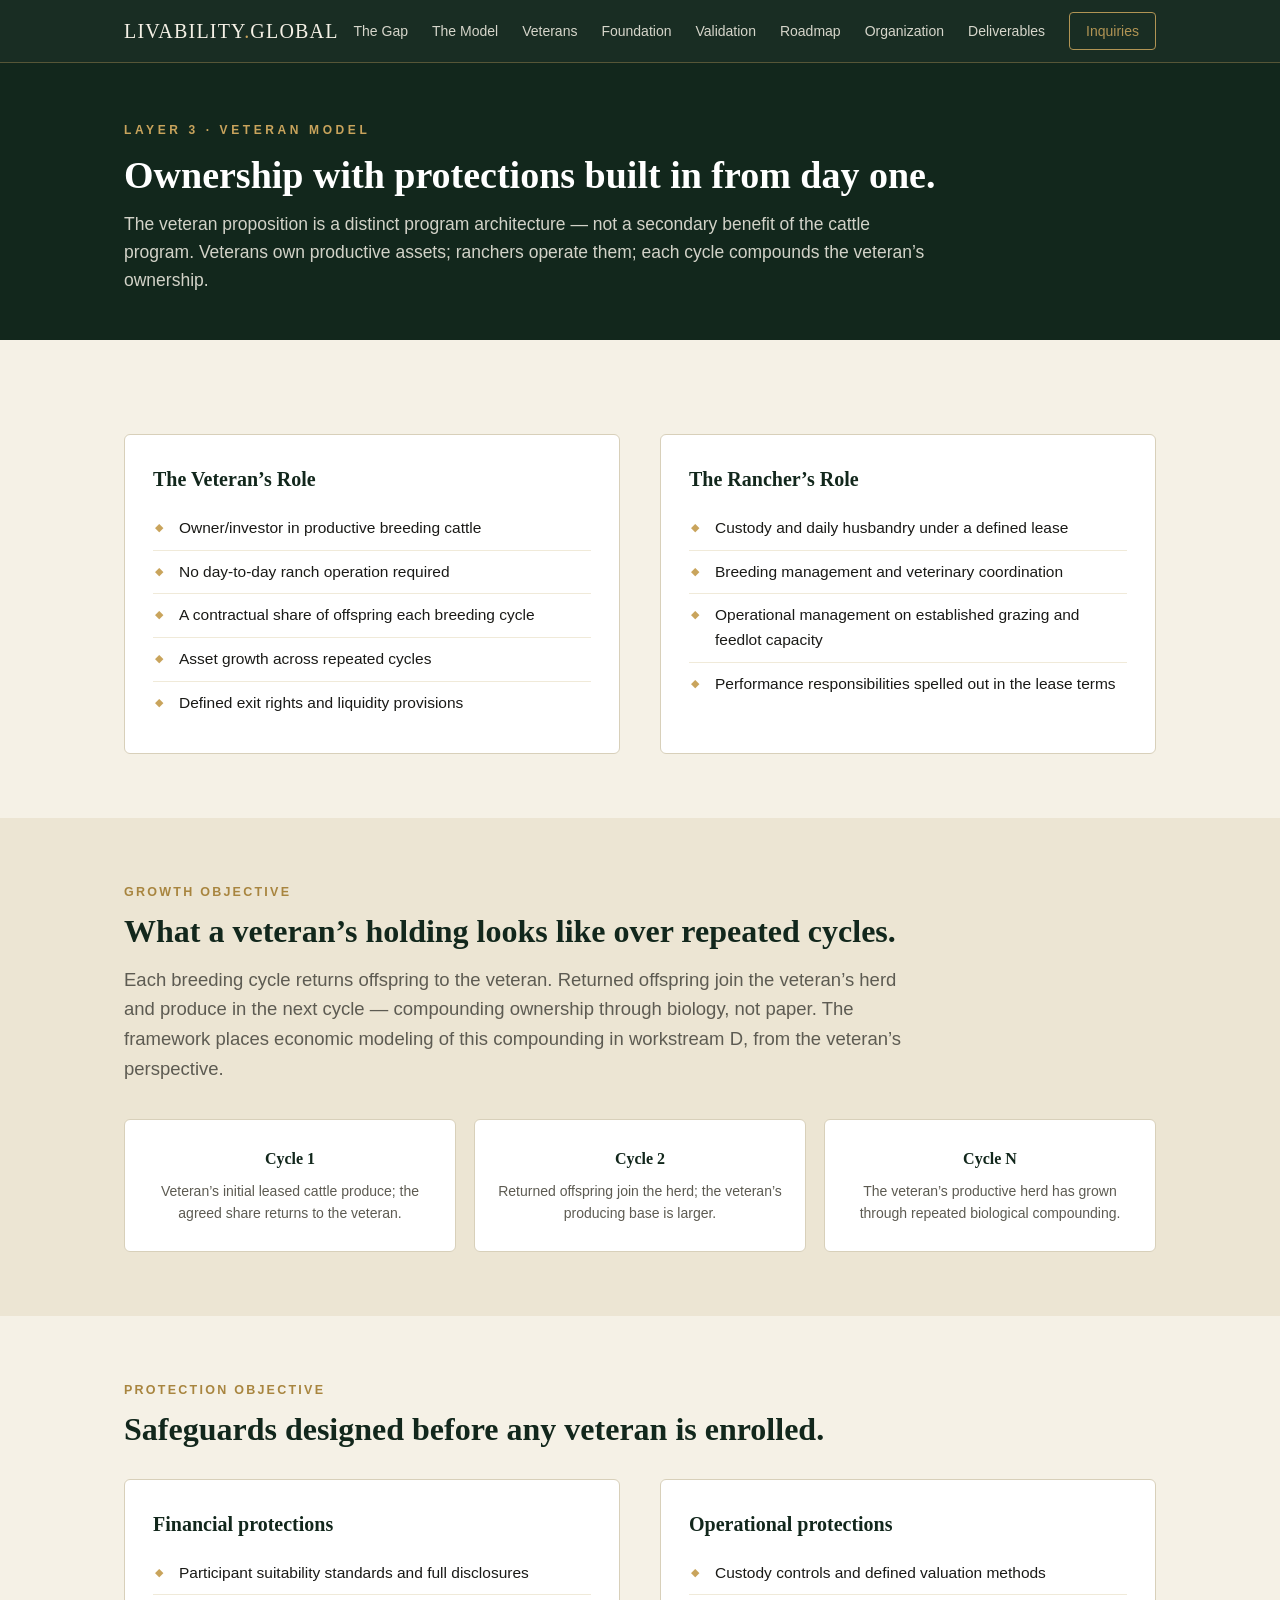
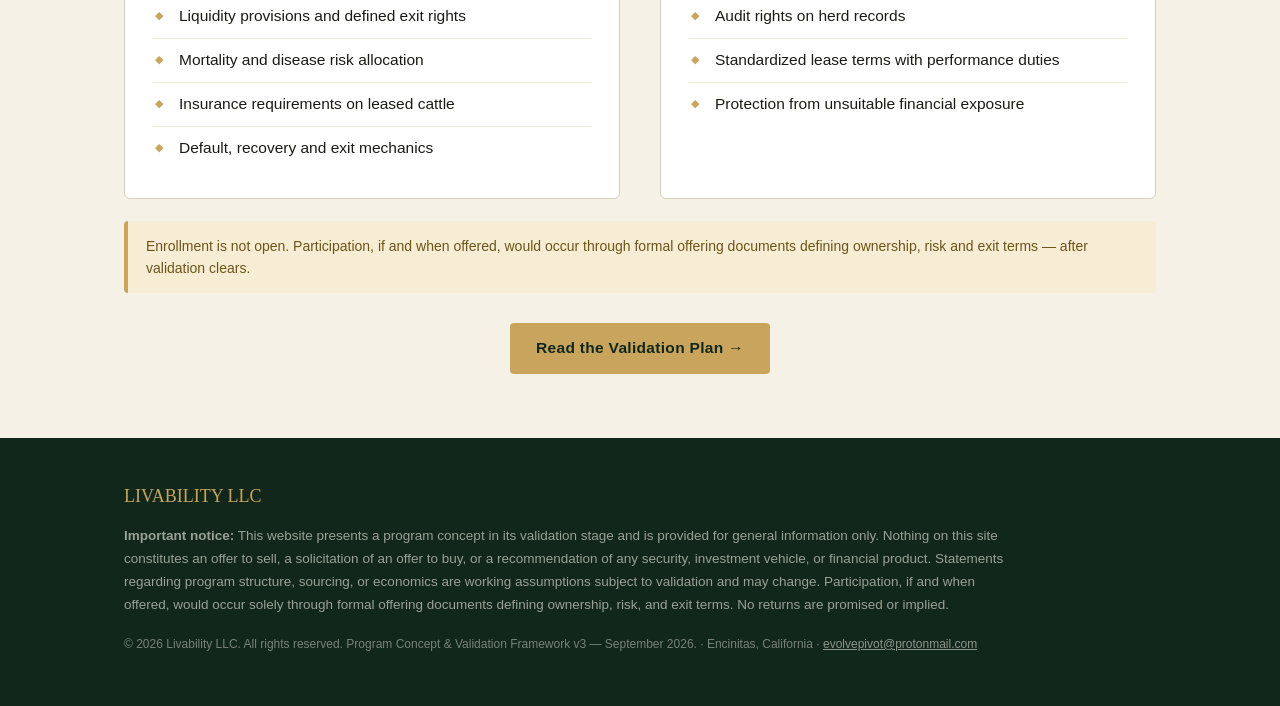
<file: veterans.html>
<!DOCTYPE html>
<html lang="en">
<head>
<meta charset="UTF-8">
<meta name="viewport" content="width=device-width, initial-scale=1.0">
<title>The Veteran Ownership Model | Livability LLC</title>
<meta name="description" content="Veterans own productive breeding cattle; qualified ranchers operate them; offspring shares compound veteran assets with suitability, liquidity, insurance and exit safeguards.">
<meta property="og:title" content="The Veteran Ownership Model | Livability LLC">
<meta property="og:description" content="Veterans own productive breeding cattle; qualified ranchers operate them; offspring shares compound veteran assets with suitability, liquidity, insurance and exit safeguards.">
<meta property="og:url" content="https://livability.global">
<link rel="icon" href="data:image/svg+xml,%3Csvg xmlns='http://www.w3.org/2000/svg' viewBox='0 0 64 64'%3E%3Crect width='64' height='64' rx='12' fill='%231c3a2a'/%3E%3Ctext x='32' y='44' font-family='Georgia,serif' font-size='36' fill='%23c9a45c' text-anchor='middle'%3EL%3C/text%3E%3C/svg%3E">
<link rel="stylesheet" href="assets/style.css">
</head>
<body>
<nav>
  <div class="wrap">
    <a class="brand" href="index.html">LIVABILITY<span>.</span>GLOBAL</a>
    <div class="links">
      <a href="the-gap.html" data-nav="gap">The Gap</a>
      <a href="model.html" data-nav="model">The Model</a>
      <a href="veterans.html" data-nav="vet">Veterans</a>
      <a href="foundation.html" data-nav="fnd">Foundation</a>
      <a href="validation.html" data-nav="val">Validation</a>
      <a href="roadmap.html" data-nav="road">Roadmap</a>
      <a href="organization.html" data-nav="org">Organization</a>
      <a href="deliverables.html" data-nav="del">Deliverables</a>
      <a href="contact.html" class="nav-cta">Inquiries</a>
    </div>
  </div>
</nav>

<header class="sub-hero"><div class="wrap"><div class="llc">Layer 3 · Veteran Model</div><h1>Ownership with protections built in from day one.</h1><p>The veteran proposition is a distinct program architecture — not a secondary benefit of the cattle program. Veterans own productive assets; ranchers operate them; each cycle compounds the veteran’s ownership.</p></div></header>
<section><div class="wrap">
<div class="cols">
<div class="panel"><h3>The Veteran’s Role</h3><ul>
<li>Owner/investor in productive breeding cattle</li>
<li>No day-to-day ranch operation required</li>
<li>A contractual share of offspring each breeding cycle</li>
<li>Asset growth across repeated cycles</li>
<li>Defined exit rights and liquidity provisions</li>
</ul></div>
<div class="panel"><h3>The Rancher’s Role</h3><ul>
<li>Custody and daily husbandry under a defined lease</li>
<li>Breeding management and veterinary coordination</li>
<li>Operational management on established grazing and feedlot capacity</li>
<li>Performance responsibilities spelled out in the lease terms</li>
</ul></div>
</div>
</div></section>
<section style="background:var(--cream-deep);">
<div class="wrap">
<div class="kicker">Growth Objective</div>
<h2>What a veteran’s holding looks like over repeated cycles.</h2>
<p class="lede">Each breeding cycle returns offspring to the veteran. Returned offspring join the veteran’s herd and produce in the next cycle — compounding ownership through biology, not paper. The framework places economic modeling of this compounding in workstream D, from the veteran’s perspective.</p>
<div class="steps" style="grid-template-columns:repeat(3,1fr); text-align:center;">
<div class="step"><h3 style="font-size:16px;">Cycle 1</h3><p style="font-size:14px;">Veteran’s initial leased cattle produce; the agreed share returns to the veteran.</p></div>
<div class="step"><h3 style="font-size:16px;">Cycle 2</h3><p style="font-size:14px;">Returned offspring join the herd; the veteran’s producing base is larger.</p></div>
<div class="step"><h3 style="font-size:16px;">Cycle N</h3><p style="font-size:14px;">The veteran’s productive herd has grown through repeated biological compounding.</p></div>
</div>
</div></section>
<section>
<div class="wrap">
<div class="kicker">Protection Objective</div>
<h2>Safeguards designed before any veteran is enrolled.</h2>
<div class="cols">
<div class="panel"><h3>Financial protections</h3><ul>
<li>Participant suitability standards and full disclosures</li>
<li>Liquidity provisions and defined exit rights</li>
<li>Mortality and disease risk allocation</li>
<li>Insurance requirements on leased cattle</li>
<li>Default, recovery and exit mechanics</li>
</ul></div>
<div class="panel"><h3>Operational protections</h3><ul>
<li>Custody controls and defined valuation methods</li>
<li>Audit rights on herd records</li>
<li>Standardized lease terms with performance duties</li>
<li>Protection from unsuitable financial exposure</li>
</ul></div>
</div>
<div class="note-flag">Enrollment is not open. Participation, if and when offered, would occur through formal offering documents defining ownership, risk and exit terms — after validation clears.</div>
<div style="text-align:center; margin-top:30px;"><a class="btn btn-gold" href="validation.html">Read the Validation Plan →</a></div>
</div></section>

<footer>
  <div class="wrap">
    <div class="brandline">LIVABILITY LLC</div>
    <p class="disc"><strong>Important notice:</strong> This website presents a program concept in its validation stage and is provided for general information only. Nothing on this site constitutes an offer to sell, a solicitation of an offer to buy, or a recommendation of any security, investment vehicle, or financial product. Statements regarding program structure, sourcing, or economics are working assumptions subject to validation and may change. Participation, if and when offered, would occur solely through formal offering documents defining ownership, risk, and exit terms. No returns are promised or implied.</p>
    <p class="legal">© 2026 Livability LLC. All rights reserved. Program Concept &amp; Validation Framework v3 — September 2026. · Encinitas, California · <a style="color:rgba(245,241,230,.55)" href="mailto:evolvepivot@protonmail.com">evolvepivot@protonmail.com</a></p>
  </div>
</footer>
</body>
</html>
</file>
<file: assets/style.css>
:root{
  --forest:#1c3a2a; --forest-deep:#12271c; --forest-mid:#2a5240;
  --cream:#f5f1e6; --cream-deep:#ece5d3; --gold:#c9a45c; --gold-deep:#a8853f;
  --ink:#1a1a17; --muted:#5d5b52; --line:#d8d0ba;
}
*{margin:0;padding:0;box-sizing:border-box;}
html{scroll-behavior:smooth;}
body{font-family:-apple-system,BlinkMacSystemFont,"Segoe UI",Helvetica,Arial,sans-serif;
  background:var(--cream); color:var(--ink); line-height:1.6; font-size:17px;}
.serif{font-family:Georgia,"Times New Roman",serif;}
.wrap{max-width:1080px; margin:0 auto; padding:0 24px;}
section{padding:64px 0;}
h1,h2,h3{font-family:Georgia,"Times New Roman",serif; font-weight:600; color:var(--forest-deep);}
h2{font-size:32px; line-height:1.22; margin-bottom:14px;}
h3{font-size:20px;}
.kicker{text-transform:uppercase; letter-spacing:.18em; font-size:12.5px; font-weight:700; color:var(--gold-deep); margin-bottom:10px;}
.lede{font-size:18.5px; color:var(--muted); max-width:800px; margin-bottom:8px;}
a{color:var(--forest-mid);}

nav{position:sticky; top:0; z-index:50; background:rgba(18,39,28,.97); backdrop-filter:blur(6px);
  border-bottom:1px solid rgba(201,164,92,.35);}
nav .wrap{display:flex; align-items:center; justify-content:space-between; height:62px;}
.brand{font-family:Georgia,serif; font-size:20px; color:var(--cream); letter-spacing:.06em; text-decoration:none;}
.brand span{color:var(--gold);}
nav .links{display:flex; gap:24px; align-items:center;}
nav .links a{color:var(--cream); text-decoration:none; font-size:14px; opacity:.86;}
nav .links a:hover{opacity:1; color:var(--gold);}
nav .links a.active{color:var(--gold); opacity:1;}
.nav-cta{border:1px solid var(--gold); color:var(--gold)!important; padding:7px 16px; border-radius:4px;}

header.hero{background:
  linear-gradient(160deg, rgba(18,39,28,.94) 0%, rgba(28,58,42,.9) 55%, rgba(42,82,64,.88) 100%);
  color:var(--cream); padding:88px 0 76px;}
header.sub-hero{background:var(--forest-deep); color:var(--cream); padding:58px 0 46px;}
header.sub-hero h1{color:#fff; font-size:38px; line-height:1.15; margin-bottom:12px;}
header.sub-hero .llc{font-size:12px; letter-spacing:.3em; text-transform:uppercase; color:var(--gold); margin-bottom:14px; font-weight:600;}
header.sub-hero p{color:rgba(245,241,230,.85); font-size:17.5px; max-width:820px;}
header.hero .llc{font-size:13px; letter-spacing:.3em; text-transform:uppercase; color:var(--gold); margin-bottom:22px; font-weight:600;}
header.hero h1{color:#fff; font-size:52px; line-height:1.12; max-width:860px; margin-bottom:22px;}
header.hero h1 em{font-style:italic; color:var(--gold);}
header.hero .sub{font-size:19.5px; max-width:780px; color:rgba(245,241,230,.88); margin-bottom:30px;}
.chip{display:inline-block; border:1px solid rgba(201,164,92,.65); color:var(--gold);
  font-size:12.5px; letter-spacing:.14em; text-transform:uppercase; padding:6px 14px; border-radius:999px; margin-bottom:8px;}
.hero-cta{display:flex; gap:14px; flex-wrap:wrap; margin-top:8px;}
.btn{display:inline-block; padding:13px 26px; border-radius:4px; text-decoration:none;
  font-weight:600; font-size:15.5px; letter-spacing:.02em;}
.btn-gold{background:var(--gold); color:var(--forest-deep);}
.btn-ghost{border:1px solid rgba(245,241,230,.5); color:var(--cream);}
.btn:hover{filter:brightness(1.06);}

.stats{display:grid; grid-template-columns:repeat(4,1fr); gap:18px; margin:38px 0 26px;}
.stat{background:#fff; border:1px solid var(--line); border-top:3px solid var(--gold); border-radius:6px; padding:22px 20px;}
.stat .num{font-family:Georgia,serif; font-size:30px; color:var(--forest-deep); line-height:1.1;}
.stat .lbl{font-size:13.5px; color:var(--muted); margin-top:8px;}
.stat .delta{display:inline-block; font-size:12px; color:#8a4a2b; background:#f7e8df; border-radius:3px; padding:2px 7px; margin-top:10px; font-weight:600;}
.src{font-size:12.5px; color:var(--muted);}

.steps{display:grid; grid-template-columns:repeat(4,1fr); gap:18px; margin-top:36px;}
.step{background:#fff; border:1px solid var(--line); border-radius:6px; padding:26px 22px; position:relative;}
.step .n{width:34px; height:34px; border-radius:50%; background:var(--forest); color:var(--gold);
  font-family:Georgia,serif; font-size:17px; display:flex; align-items:center; justify-content:center; margin-bottom:14px;}
.step h3{font-size:19px; margin-bottom:8px;}
.step p{font-size:14.5px; color:var(--muted);}
.step .note{font-size:12.5px; color:var(--gold-deep); font-style:italic; margin-top:10px;}
.note-flag{background:#f7ecd4; border-left:4px solid var(--gold); border-radius:4px;
  padding:14px 18px; font-size:14px; color:#6d5518; margin:22px 0;}

.cols{display:grid; grid-template-columns:1fr 1fr; gap:40px; margin-top:30px;}
.cols3{display:grid; grid-template-columns:repeat(3,1fr); gap:20px; margin-top:30px;}
.panel{background:#fff; border:1px solid var(--line); border-radius:6px; padding:28px;}
.panel h3{margin-bottom:12px;}
.panel ul{list-style:none;}
.panel li{padding:9px 0 9px 26px; position:relative; font-size:15.5px; border-bottom:1px solid #f0ead9;}
.panel li:last-child{border-bottom:none;}
.panel li::before{content:"◆"; position:absolute; left:2px; color:var(--gold); font-size:11px; top:12px;}

.table-scroll{overflow-x:auto; margin-top:30px;}
.gate-table{width:100%; border-collapse:collapse; background:#fff; border-radius:6px; overflow:hidden; box-shadow:0 1px 0 var(--line);}
.gate-table th{background:var(--forest); color:var(--cream); text-align:left; font-size:13px;
  text-transform:uppercase; letter-spacing:.1em; padding:13px 18px;}
.gate-table td{padding:14px 18px; border-top:1px solid var(--line); font-size:15px; vertical-align:top;}
.gate-table td:first-child{font-family:Georgia,serif; color:var(--forest-deep); white-space:nowrap;font-size:15.5px;}
.gate-table td.long{font-family:-apple-system,sans-serif; color:var(--ink); white-space:normal; font-size:15px;}
.status{display:inline-block; font-size:12px; font-weight:700; letter-spacing:.06em; text-transform:uppercase;
  padding:3px 10px; border-radius:999px; white-space:nowrap;}
.s-ok{background:#e4efe4; color:#2a5240;}
.s-review{background:#f7ecd4; color:#8a6a20;}
.s-model{background:#e7e4f2; color:#4a4372;}
.s-open{background:#f4e3e0; color:#8a4a2b;}

.discipline{background:var(--forest-deep); color:var(--cream); border-radius:8px; padding:40px 38px; margin-top:34px;}
.discipline h3{color:var(--gold); font-size:22px; margin-bottom:14px;}
.discipline p{color:rgba(245,241,230,.85); font-size:15.5px; max-width:860px;}
.chips{display:flex; flex-wrap:wrap; gap:10px; margin-top:22px;}
.wchip{border:1px solid rgba(201,164,92,.55); color:var(--cream); font-size:13px;
  padding:6px 14px; border-radius:999px; background:rgba(201,164,92,.08);}

.timeline{margin-top:36px; border-left:3px solid var(--gold); padding-left:28px;}
.stage{position:relative; margin-bottom:34px;}
.stage::before{content:""; position:absolute; left:-37px; top:6px; width:15px; height:15px;
  border-radius:50%; background:var(--forest); border:3px solid var(--gold);}
.stage h3{font-size:19px;}
.stage .gate{display:inline-block; font-size:12.5px; font-weight:700; color:var(--forest-mid);
  background:#e4efe4; border-radius:4px; padding:3px 10px; margin:8px 0 6px;}
.stage p{font-size:15px; color:var(--muted); max-width:820px;}

.contact-box{background:#fff; border:1px solid var(--line); border-radius:8px; padding:36px; margin-top:30px; text-align:center;}
.contact-box .big{font-family:Georgia,serif; font-size:24px; color:var(--forest-deep); margin-bottom:10px;}
.contact-mail{display:inline-block; margin-top:6px; font-size:18px; color:var(--forest-mid);
  text-decoration:none; border-bottom:2px solid var(--gold); padding-bottom:2px;}
.doc-list{columns:2; column-gap:40px; margin-top:24px;}
.doc-list li{break-inside:avoid; padding:9px 0 9px 26px; position:relative; font-size:15.5px; border-bottom:1px solid #f0ead9; list-style:none;}
.doc-list li::before{content:"◆"; position:absolute; left:2px; color:var(--gold); font-size:11px; top:12px;}

footer{background:var(--forest-deep); color:rgba(245,241,230,.72); padding:44px 0 52px; font-size:13.5px;}
footer .brandline{font-family:Georgia,serif; color:var(--gold); font-size:18px; margin-bottom:14px;}
footer .disc{max-width:900px; line-height:1.7; color:rgba(245,241,230,.6);}
footer .legal{margin-top:18px; font-size:12px; color:rgba(245,241,230,.45);}

@media(max-width:900px){
  .stats,.steps{grid-template-columns:repeat(2,1fr);}
  header.hero h1{font-size:38px;}
  .cols,.cols3{grid-template-columns:1fr;}
  nav .links{display:none;}
  .doc-list{columns:1;}
}
@media(max-width:560px){
  .stats,.steps{grid-template-columns:1fr;}
  section{padding:48px 0;}
}
</file>
